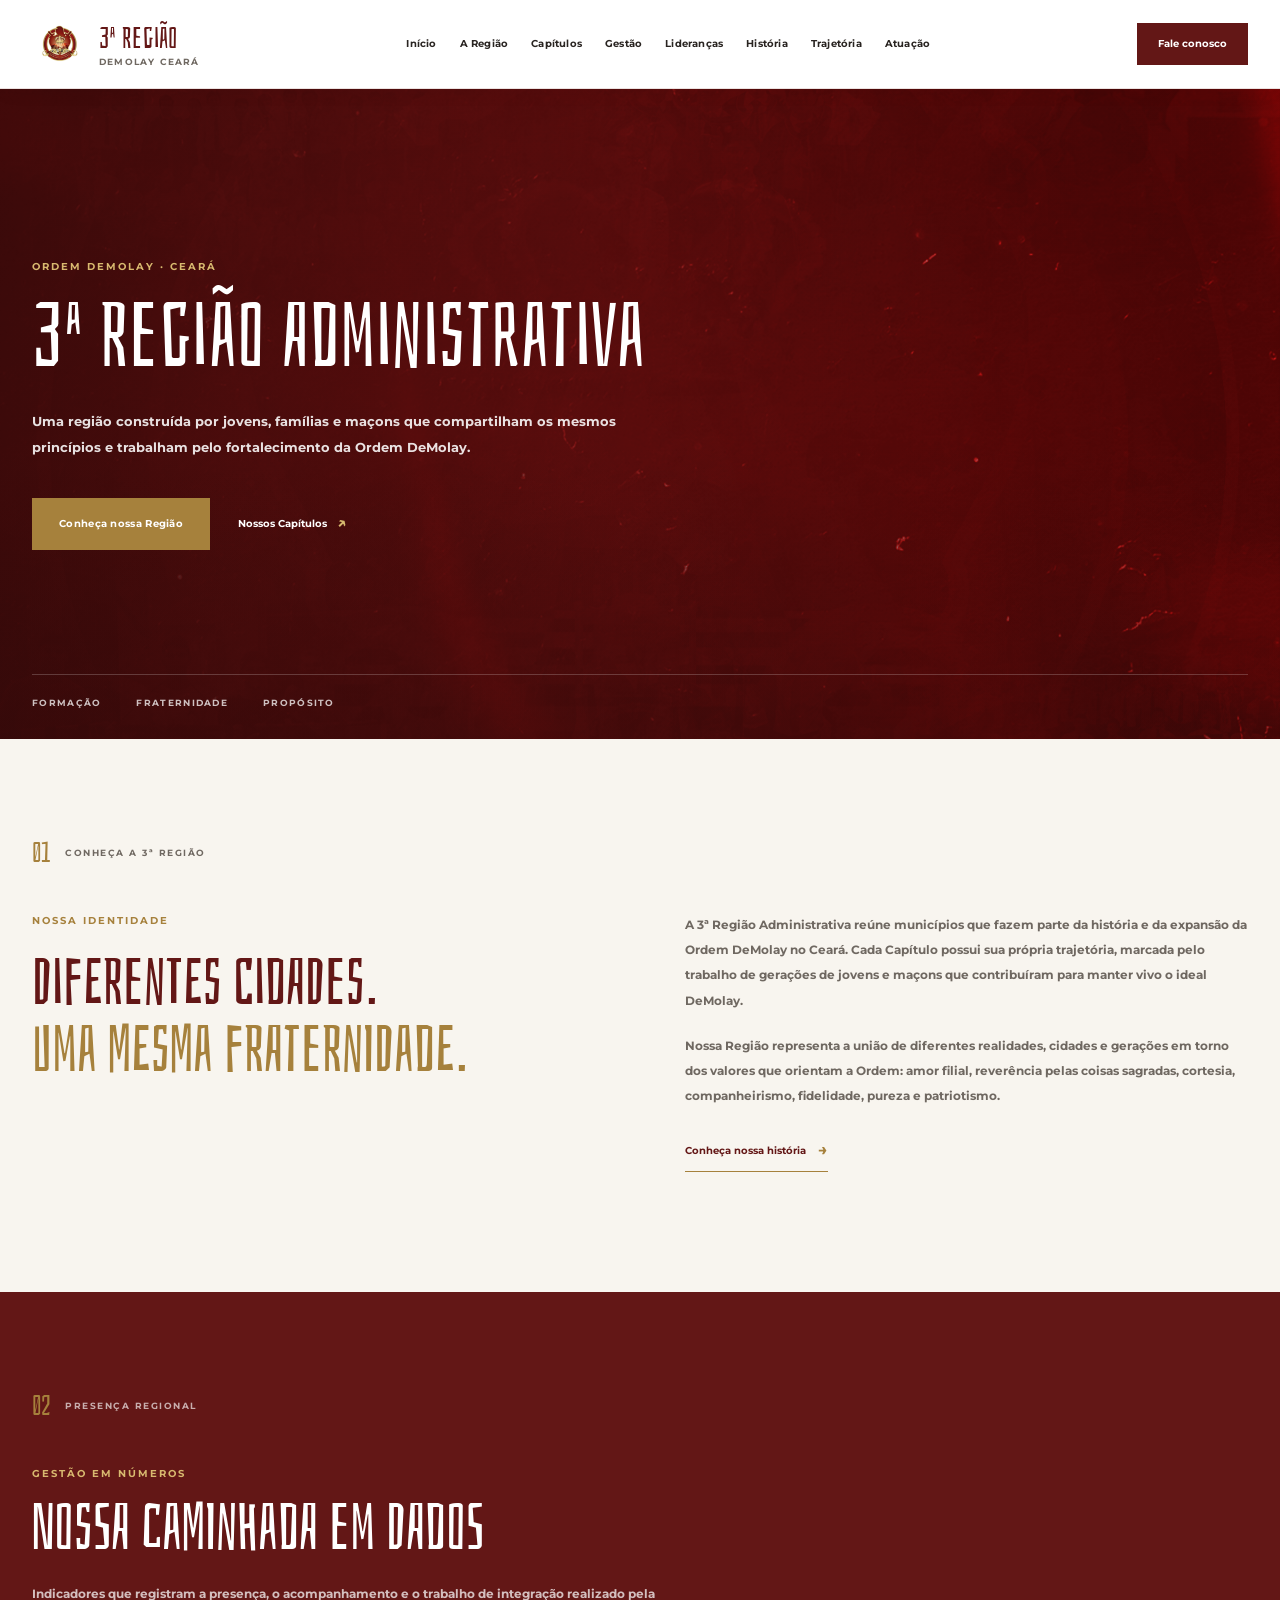
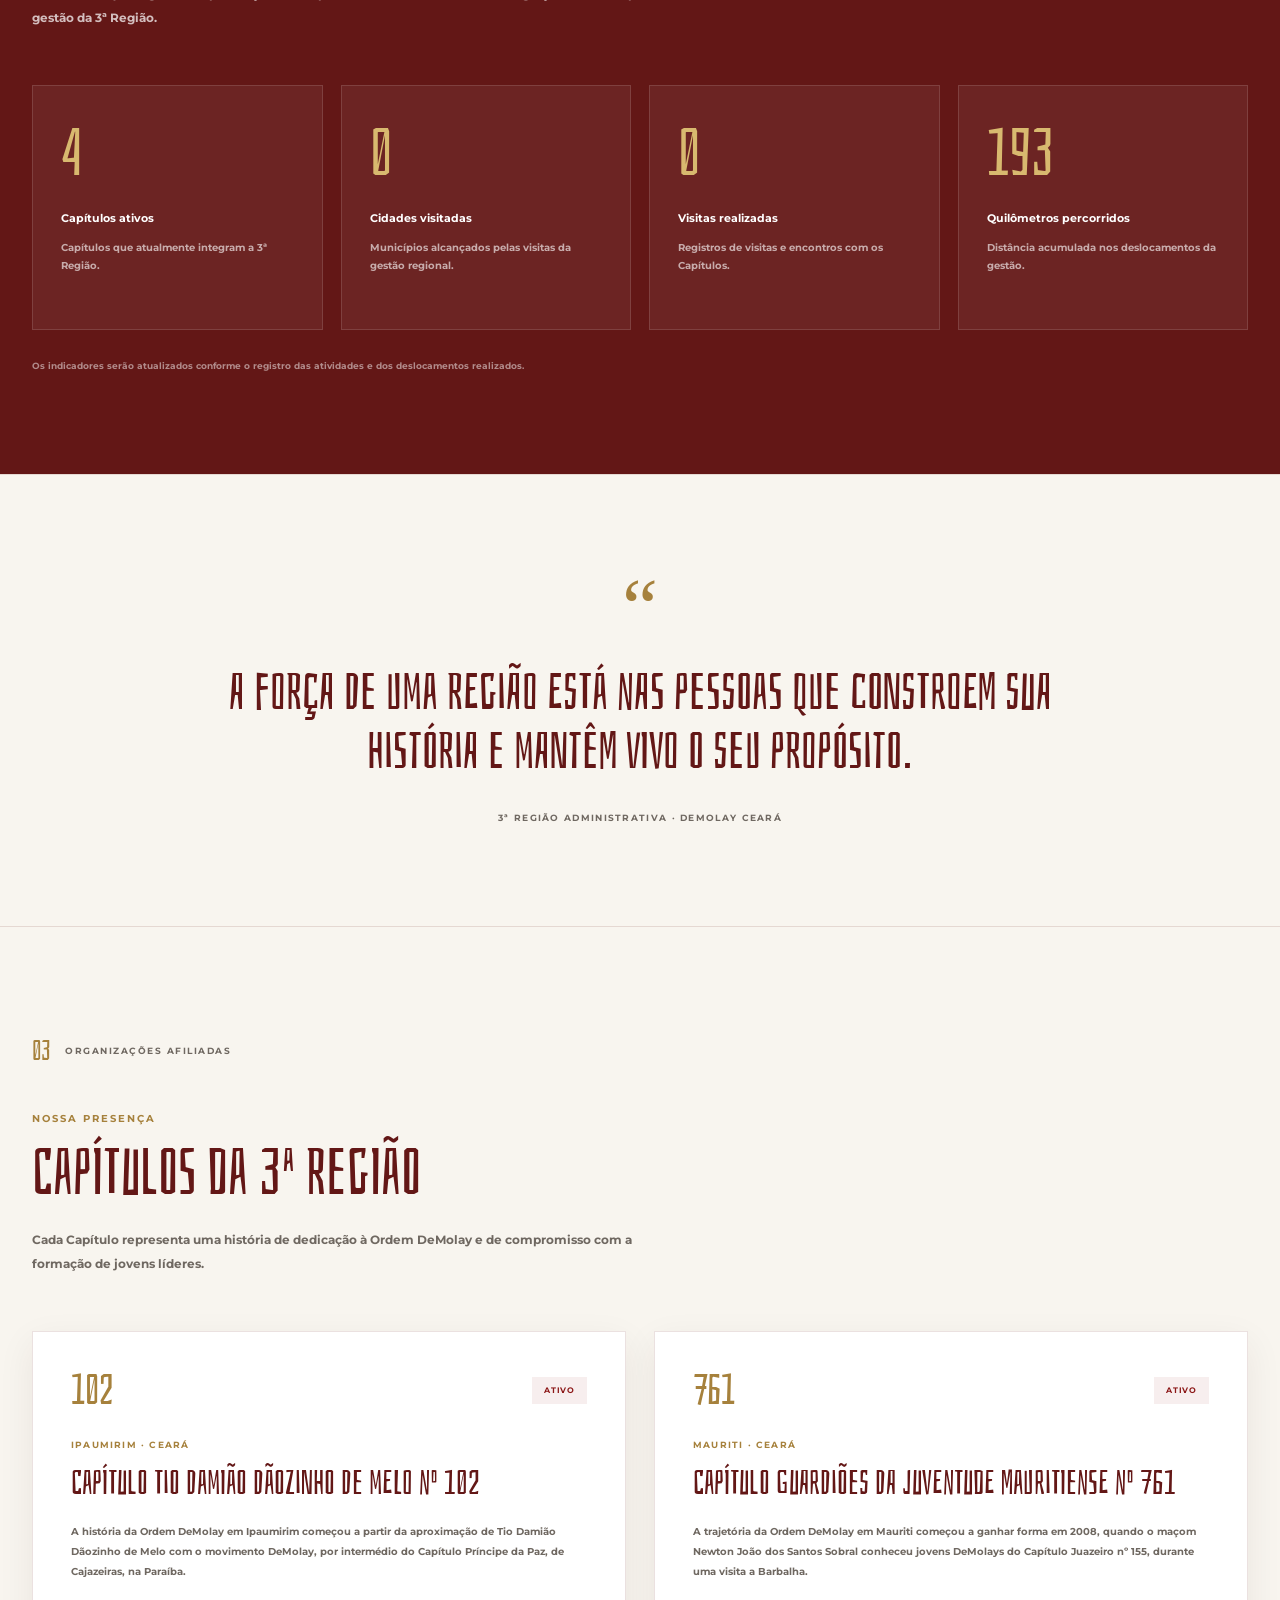
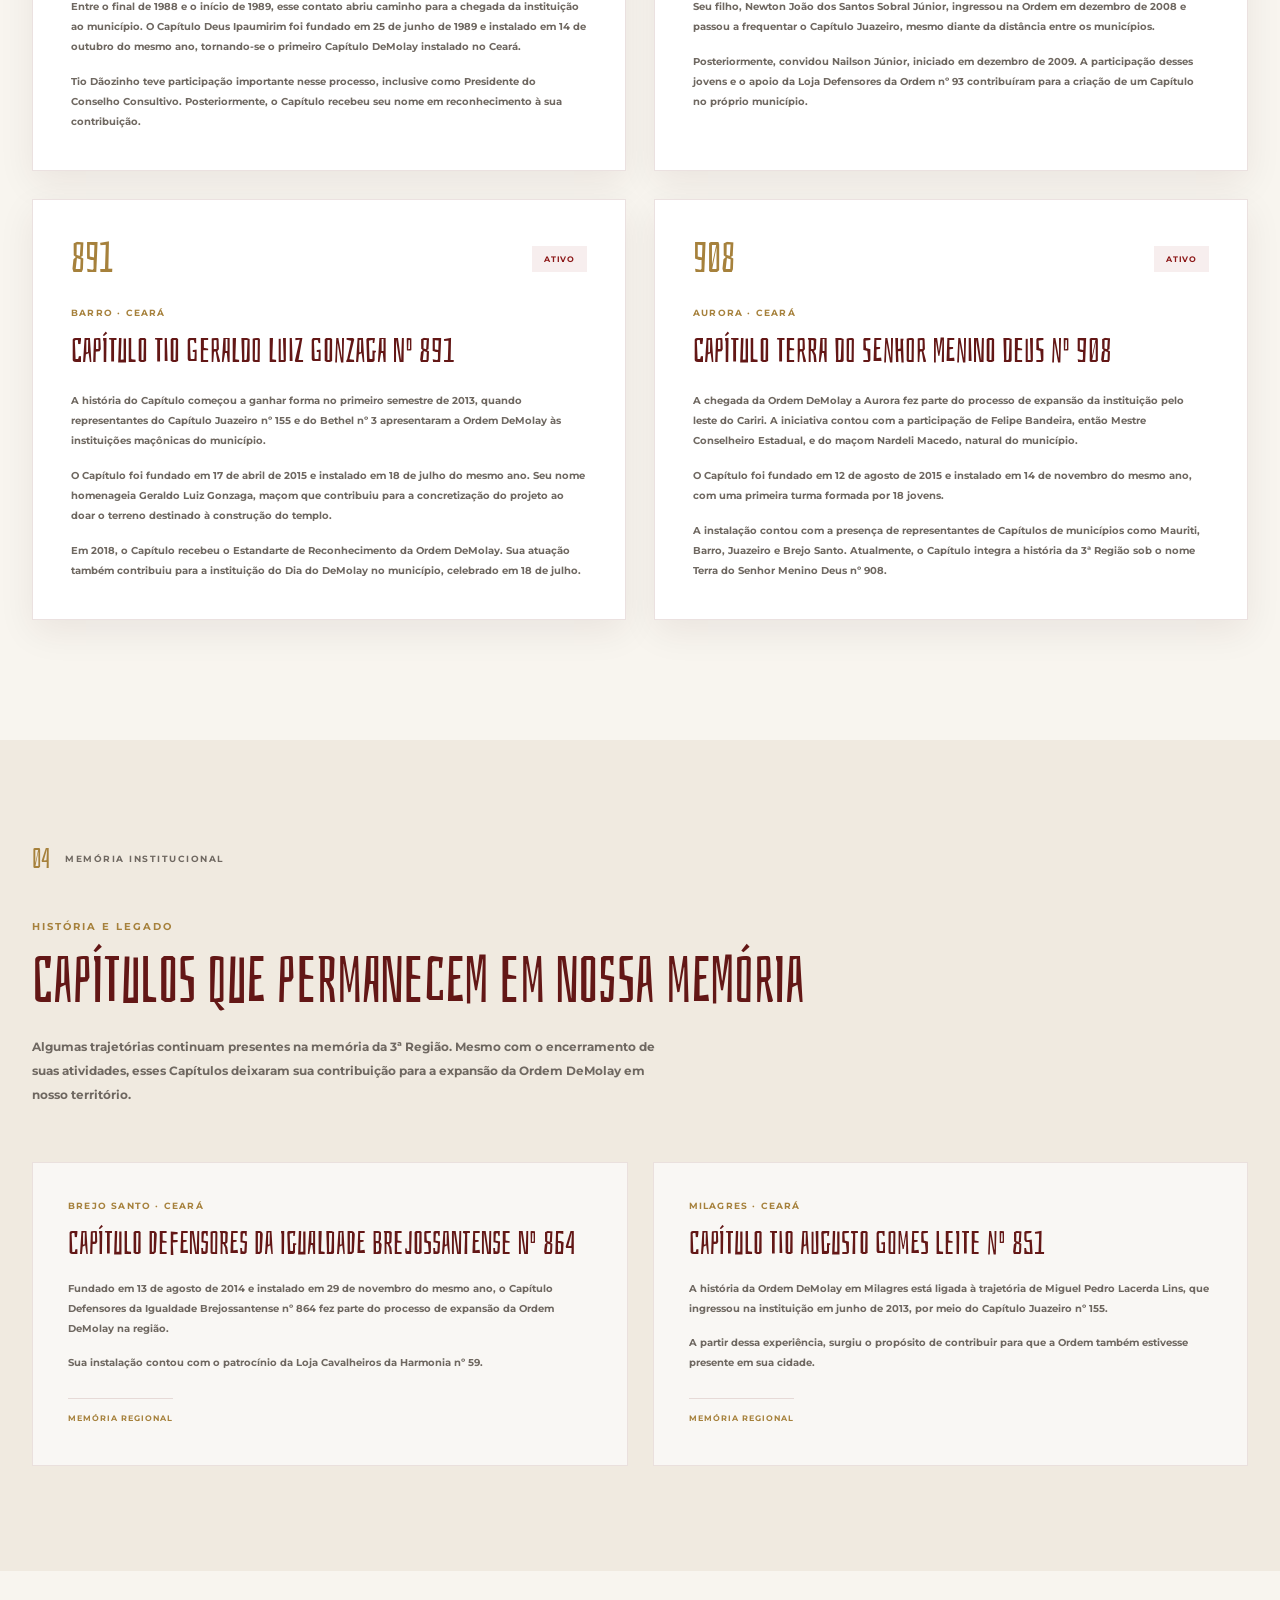
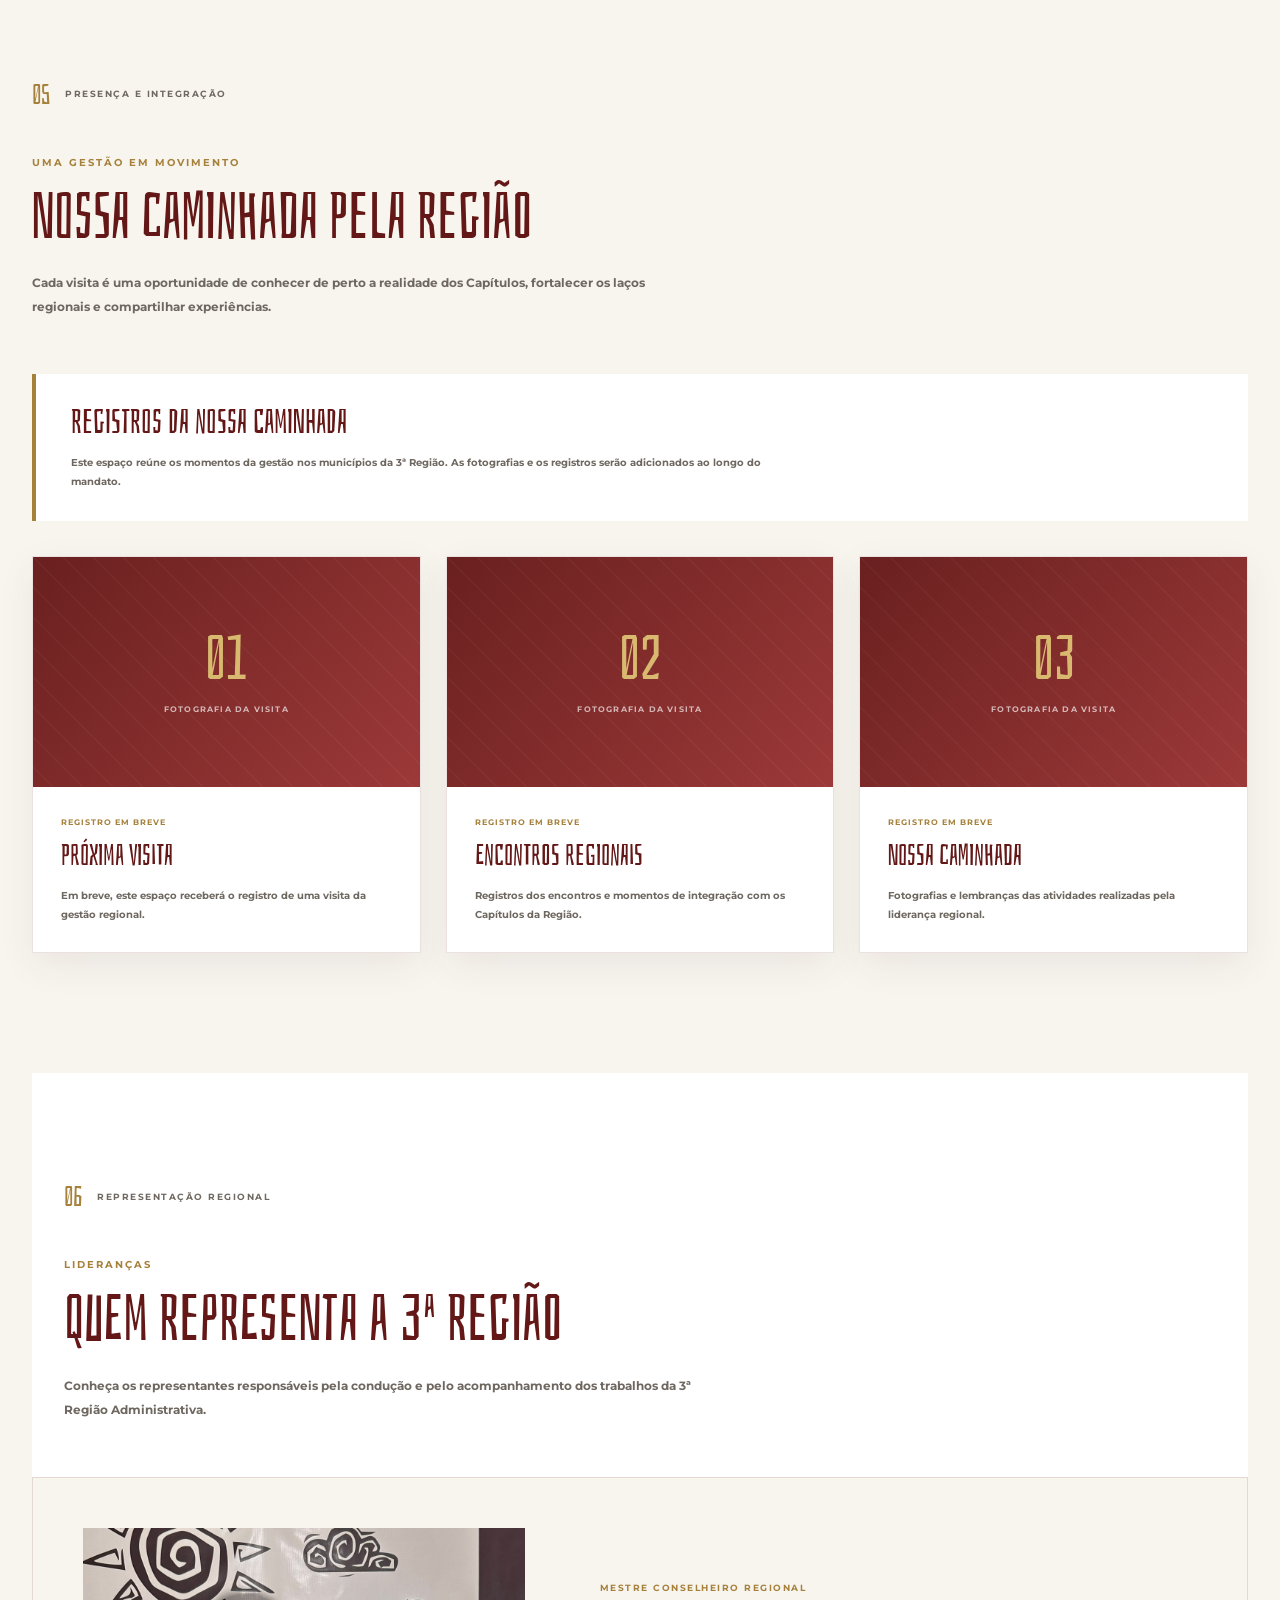
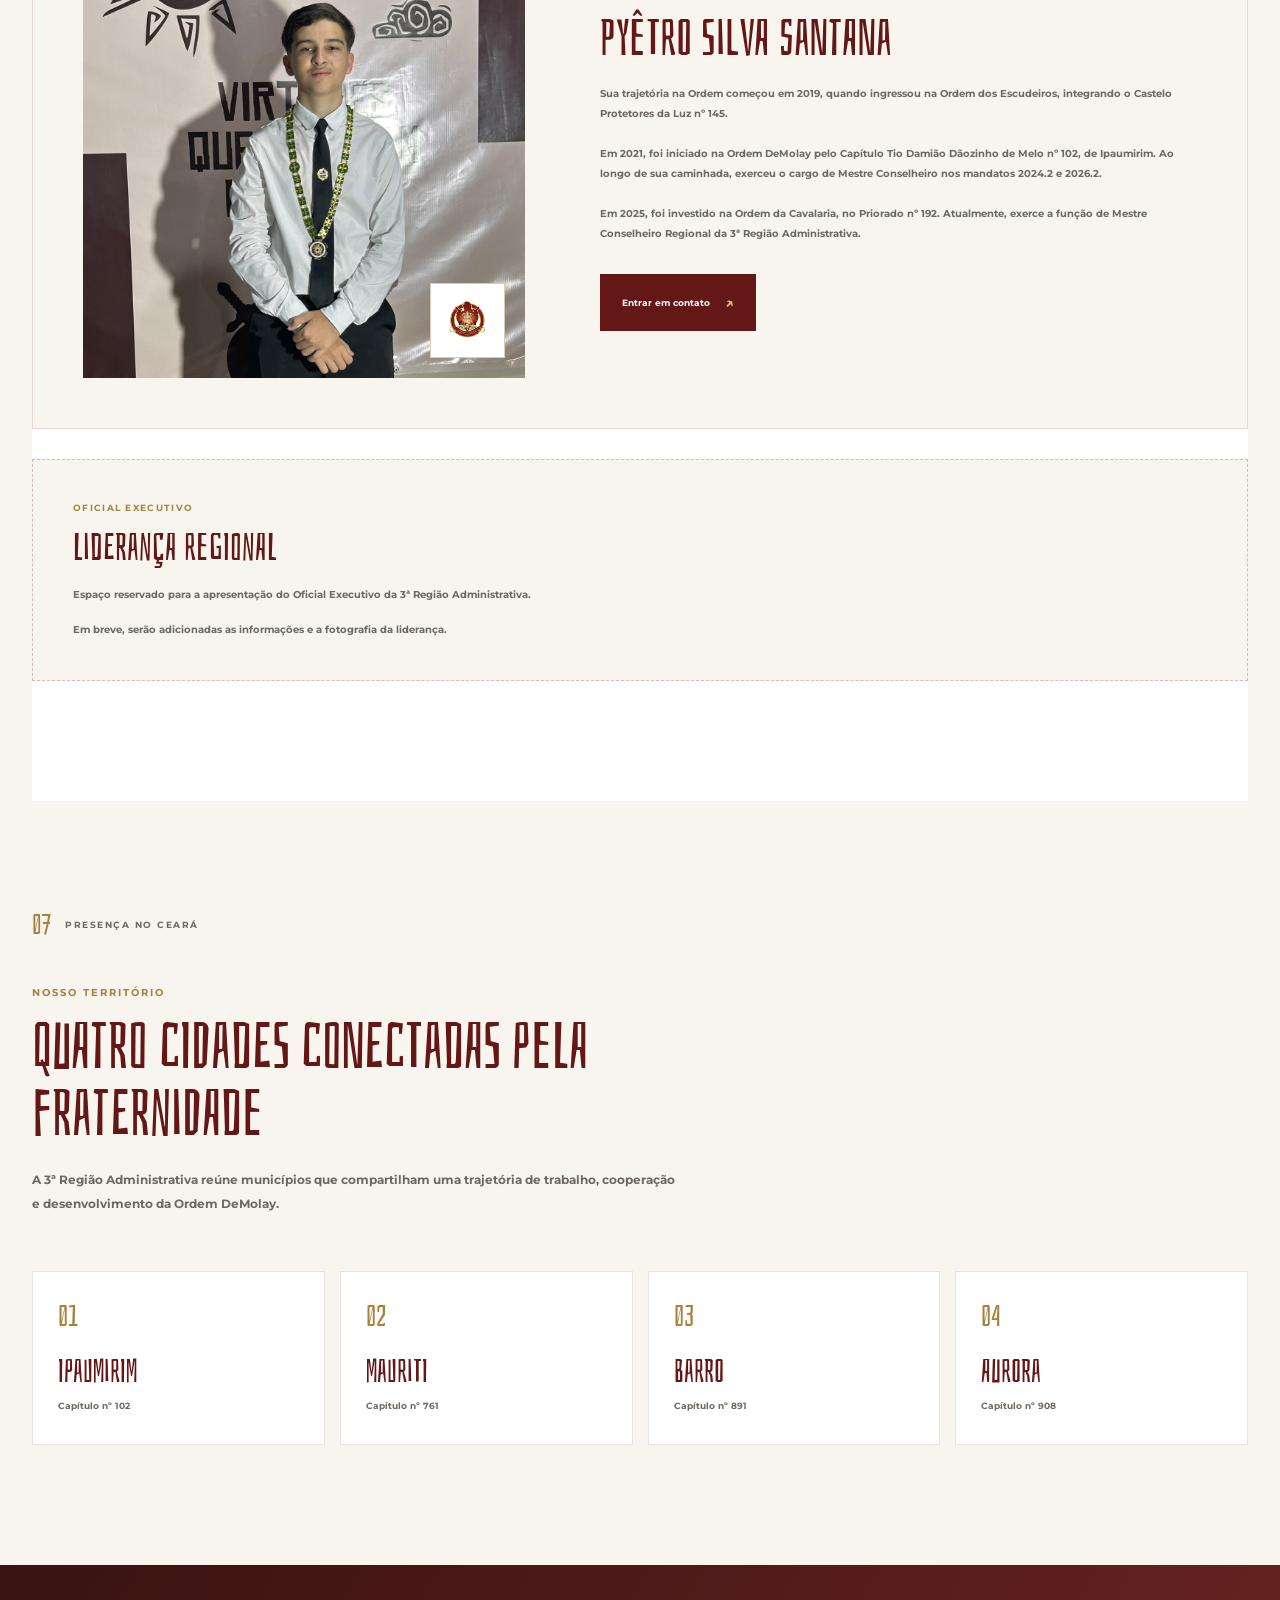
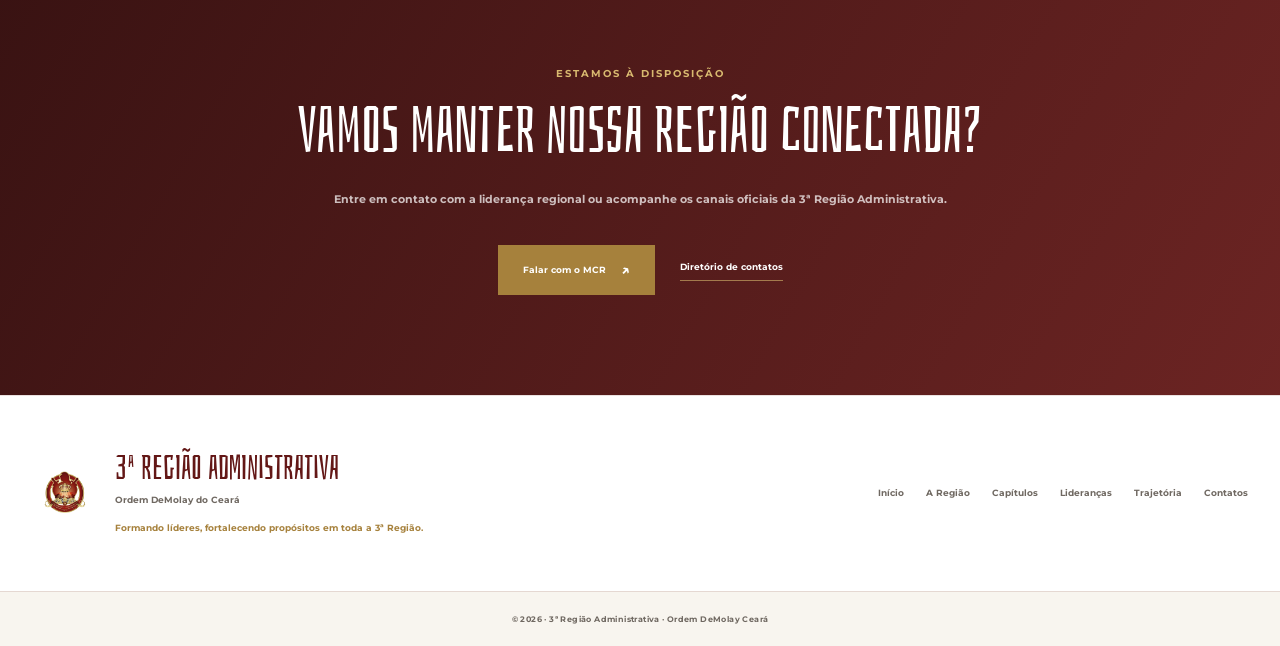
<file: index.html>
<!DOCTYPE html>
<html lang="pt-BR">

<head>
  <meta charset="UTF-8">
  <meta name="viewport" content="width=device-width, initial-scale=1.0">
  <meta name="theme-color" content="#631716">

  <title>3ª Região Administrativa | DeMolay Ceará</title>

  <meta
    name="description"
    content="Portal institucional da 3ª Região Administrativa da Ordem DeMolay do Ceará. Conheça nossos Capítulos, lideranças, história e atividades."
  >

  <link rel="icon" href="assets/brasao-icon.png" type="image/png">
  <link rel="stylesheet" href="css/home.css">
</head>

<body>

  <!-- CABEÇALHO -->
  <header class="header">
    <div class="header-content">

      <a href="index.html" class="brand">
        <img
          src="assets/EMBLEMA 3° OFICIALARIA - GCE-CE.png"
          alt="Emblema da 3ª Região Administrativa"
        >

        <div class="brand-text">
          <span>3ª Região</span>
          <small>DeMolay Ceará</small>
        </div>
      </a>

      <nav class="nav" id="menu-principal">
        <a href="#inicio">Início</a>
        <a href="#regiao">A Região</a>
        <a href="#capitulos">Capítulos</a>
        <a href="#gestao">Gestão</a>
        <a href="#liderancas">Lideranças</a>
        <a href="#historia">História</a>
        <a href="timeline.html">Trajetória</a>
        <a href="#visitas">Atuação</a>
      </nav>

      <a href="#contato" class="header-button">
        Fale conosco
      </a>

      <button
        class="menu-toggle"
        type="button"
        aria-label="Abrir menu"
        aria-expanded="false"
        aria-controls="menu-principal"
      >
        <span></span>
        <span></span>
        <span></span>
      </button>

    </div>
  </header>


  <main>

    <!-- CAPA INSTITUCIONAL -->
    <section class="hero" id="inicio">

      <div class="hero-overlay"></div>

      <div class="hero-content">

        <p class="eyebrow">
          Ordem DeMolay · Ceará
        </p>

        <h1>
          3ª Região Administrativa
        </h1>

        <p class="hero-description">
          Uma região construída por jovens, famílias e maçons
          que compartilham os mesmos princípios e trabalham
          pelo fortalecimento da Ordem DeMolay.
        </p>

        <div class="hero-actions">

          <a href="#regiao" class="hero-button">
            Conheça nossa Região
          </a>

          <a href="#capitulos" class="hero-link">
            Nossos Capítulos
            <span>↗</span>
          </a>

        </div>

      </div>

      <div class="hero-footer">
        <span>Formação</span>
        <span>Fraternidade</span>
        <span>Propósito</span>
      </div>

    </section>


    <!-- APRESENTAÇÃO DA REGIÃO -->
    <section class="section intro-section" id="regiao">

      <div class="section-label">
        <span>01</span>
        <p>Conheça a 3ª Região</p>
      </div>

      <div class="intro-grid">

        <div class="intro-heading">

          <p class="eyebrow">
            Nossa identidade
          </p>

          <h2>
            Diferentes cidades.
            <span>Uma mesma fraternidade.</span>
          </h2>

        </div>

        <div class="intro-text">

          <p>
            A 3ª Região Administrativa reúne municípios que fazem
            parte da história e da expansão da Ordem DeMolay
            no Ceará. Cada Capítulo possui sua própria trajetória,
            marcada pelo trabalho de gerações de jovens e maçons
            que contribuíram para manter vivo o ideal DeMolay.
          </p>

          <p>
            Nossa Região representa a união de diferentes
            realidades, cidades e gerações em torno dos valores
            que orientam a Ordem: amor filial, reverência pelas
            coisas sagradas, cortesia, companheirismo, fidelidade,
            pureza e patriotismo.
          </p>

          <a href="timeline.html" class="text-link">
            Conheça nossa história
            <span>→</span>
          </a>

        </div>

      </div>

    </section>


    <!-- GESTÃO EM NÚMEROS -->
    <section class="section management-section" id="gestao">

      <div class="section-label">
        <span>02</span>
        <p>Presença regional</p>
      </div>

      <div class="section-heading">

        <p class="eyebrow">
          Gestão em números
        </p>

        <h2>
          Nossa caminhada em dados
        </h2>

        <p>
          Indicadores que registram a presença, o acompanhamento
          e o trabalho de integração realizado pela gestão
          da 3ª Região.
        </p>

      </div>

      <div class="stats-grid">

        <article class="stat-card">

          <span class="stat-number" data-target="4">0</span>

          <h3>Capítulos ativos</h3>

          <p>
            Capítulos que atualmente integram a 3ª Região.
          </p>

        </article>


        <article class="stat-card">

          <span class="stat-number" data-target="0">0</span>

          <h3>Cidades visitadas</h3>

          <p>
            Municípios alcançados pelas visitas da gestão regional.
          </p>

        </article>


        <article class="stat-card">

          <span class="stat-number" data-target="0">0</span>

          <h3>Visitas realizadas</h3>

          <p>
            Registros de visitas e encontros com os Capítulos.
          </p>

        </article>


        <article class="stat-card stat-card--distance">

          <span class="stat-number" data-target="193">0</span>

          <h3>Quilômetros percorridos</h3>

          <p>
            Distância acumulada nos deslocamentos da gestão.
          </p>

        </article>

      </div>

      <p class="stats-note">
        Os indicadores serão atualizados conforme o registro
        das atividades e dos deslocamentos realizados.
      </p>

    </section>


    <!-- FRASE INSTITUCIONAL -->
    <section class="quote-section">

      <div class="quote-content">

        <span class="quote-mark">“</span>

        <p>
          A força de uma Região está nas pessoas que constroem
          sua história e mantêm vivo o seu propósito.
        </p>

        <span class="quote-signature">
          3ª Região Administrativa · DeMolay Ceará
        </span>

      </div>

    </section>


    <!-- CAPÍTULOS ATIVOS -->
    <section class="section chapters-section" id="capitulos">

      <div class="section-label">
        <span>03</span>
        <p>Organizações afiliadas</p>
      </div>

      <div class="section-heading">

        <p class="eyebrow">
          Nossa presença
        </p>

        <h2>
          Capítulos da 3ª Região
        </h2>

        <p>
          Cada Capítulo representa uma história de dedicação
          à Ordem DeMolay e de compromisso com a formação
          de jovens líderes.
        </p>

      </div>

      <div class="chapters-grid">

        <!-- IPAUMIRIM -->
        <article class="chapter-card">

          <div class="chapter-card-top">
            <span class="chapter-number">102</span>
            <span class="chapter-status">Ativo</span>
          </div>

          <p class="chapter-location">
            Ipaumirim · Ceará
          </p>

          <h3>
            Capítulo Tio Damião Dãozinho de Melo nº 102
          </h3>

          <p>
            A história da Ordem DeMolay em Ipaumirim começou
            a partir da aproximação de Tio Damião Dãozinho
            de Melo com o movimento DeMolay, por intermédio
            do Capítulo Príncipe da Paz, de Cajazeiras,
            na Paraíba.
          </p>

          <p>
            Entre o final de 1988 e o início de 1989, esse
            contato abriu caminho para a chegada da instituição
            ao município. O Capítulo Deus Ipaumirim foi fundado
            em 25 de junho de 1989 e instalado em 14 de outubro
            do mesmo ano, tornando-se o primeiro Capítulo
            DeMolay instalado no Ceará.
          </p>

          <p>
            Tio Dãozinho teve participação importante nesse
            processo, inclusive como Presidente do Conselho
            Consultivo. Posteriormente, o Capítulo recebeu
            seu nome em reconhecimento à sua contribuição.
          </p>

        </article>


        <!-- MAURITI -->
        <article class="chapter-card">

          <div class="chapter-card-top">
            <span class="chapter-number">761</span>
            <span class="chapter-status">Ativo</span>
          </div>

          <p class="chapter-location">
            Mauriti · Ceará
          </p>

          <h3>
            Capítulo Guardiões da Juventude Mauritiense nº 761
          </h3>

          <p>
            A trajetória da Ordem DeMolay em Mauriti começou
            a ganhar forma em 2008, quando o maçom Newton João
            dos Santos Sobral conheceu jovens DeMolays do
            Capítulo Juazeiro nº 155, durante uma visita
            a Barbalha.
          </p>

          <p>
            Seu filho, Newton João dos Santos Sobral Júnior,
            ingressou na Ordem em dezembro de 2008 e passou
            a frequentar o Capítulo Juazeiro, mesmo diante
            da distância entre os municípios.
          </p>

          <p>
            Posteriormente, convidou Nailson Júnior,
            iniciado em dezembro de 2009. A participação
            desses jovens e o apoio da Loja Defensores
            da Ordem nº 93 contribuíram para a criação
            de um Capítulo no próprio município.
          </p>

        </article>


        <!-- BARRO -->
        <article class="chapter-card">

          <div class="chapter-card-top">
            <span class="chapter-number">891</span>
            <span class="chapter-status">Ativo</span>
          </div>

          <p class="chapter-location">
            Barro · Ceará
          </p>

          <h3>
            Capítulo Tio Geraldo Luiz Gonzaga nº 891
          </h3>

          <p>
            A história do Capítulo começou a ganhar forma
            no primeiro semestre de 2013, quando representantes
            do Capítulo Juazeiro nº 155 e do Bethel nº 3
            apresentaram a Ordem DeMolay às instituições
            maçônicas do município.
          </p>

          <p>
            O Capítulo foi fundado em 17 de abril de 2015
            e instalado em 18 de julho do mesmo ano.
            Seu nome homenageia Geraldo Luiz Gonzaga,
            maçom que contribuiu para a concretização
            do projeto ao doar o terreno destinado
            à construção do templo.
          </p>

          <p>
            Em 2018, o Capítulo recebeu o Estandarte
            de Reconhecimento da Ordem DeMolay. Sua atuação
            também contribuiu para a instituição do Dia
            do DeMolay no município, celebrado em 18 de julho.
          </p>

        </article>


        <!-- AURORA -->
        <article class="chapter-card">

          <div class="chapter-card-top">
            <span class="chapter-number">908</span>
            <span class="chapter-status">Ativo</span>
          </div>

          <p class="chapter-location">
            Aurora · Ceará
          </p>

          <h3>
            Capítulo Terra do Senhor Menino Deus nº 908
          </h3>

          <p>
            A chegada da Ordem DeMolay a Aurora fez parte
            do processo de expansão da instituição pelo
            leste do Cariri. A iniciativa contou com a
            participação de Felipe Bandeira, então Mestre
            Conselheiro Estadual, e do maçom Nardeli Macedo,
            natural do município.
          </p>

          <p>
            O Capítulo foi fundado em 12 de agosto de 2015
            e instalado em 14 de novembro do mesmo ano,
            com uma primeira turma formada por 18 jovens.
          </p>

          <p>
            A instalação contou com a presença de representantes
            de Capítulos de municípios como Mauriti, Barro,
            Juazeiro e Brejo Santo. Atualmente, o Capítulo
            integra a história da 3ª Região sob o nome
            Terra do Senhor Menino Deus nº 908.
          </p>

        </article>

      </div>

    </section>


    <!-- CAPÍTULOS HISTÓRICOS -->
    <section class="section memory-section" id="historia">

      <div class="section-label">
        <span>04</span>
        <p>Memória institucional</p>
      </div>

      <div class="section-heading">

        <p class="eyebrow">
          História e legado
        </p>

        <h2>
          Capítulos que permanecem em nossa memória
        </h2>

        <p>
          Algumas trajetórias continuam presentes na memória
          da 3ª Região. Mesmo com o encerramento de suas
          atividades, esses Capítulos deixaram sua contribuição
          para a expansão da Ordem DeMolay em nosso território.
        </p>

      </div>

      <div class="memory-grid">

        <article class="memory-card">

          <p class="chapter-location">
            Brejo Santo · Ceará
          </p>

          <h3>
            Capítulo Defensores da Igualdade Brejossantense nº 864
          </h3>

          <p>
            Fundado em 13 de agosto de 2014 e instalado
            em 29 de novembro do mesmo ano, o Capítulo
            Defensores da Igualdade Brejossantense nº 864
            fez parte do processo de expansão da Ordem
            DeMolay na região.
          </p>

          <p>
            Sua instalação contou com o patrocínio da
            Loja Cavalheiros da Harmonia nº 59.
          </p>

          <span class="memory-status">
            Memória regional
          </span>

        </article>


        <article class="memory-card">

          <p class="chapter-location">
            Milagres · Ceará
          </p>

          <h3>
            Capítulo Tio Augusto Gomes Leite nº 851
          </h3>

          <p>
            A história da Ordem DeMolay em Milagres está
            ligada à trajetória de Miguel Pedro Lacerda Lins,
            que ingressou na instituição em junho de 2013,
            por meio do Capítulo Juazeiro nº 155.
          </p>

          <p>
            A partir dessa experiência, surgiu o propósito
            de contribuir para que a Ordem também estivesse
            presente em sua cidade.
          </p>

          <span class="memory-status">
            Memória regional
          </span>

        </article>

      </div>

    </section>


    <!-- ATUAÇÃO REGIONAL -->
    <section class="section visits-section" id="visitas">

      <div class="section-label">
        <span>05</span>
        <p>Presença e integração</p>
      </div>

      <div class="section-heading">

        <p class="eyebrow">
          Uma gestão em movimento
        </p>

        <h2>
          Nossa caminhada pela Região
        </h2>

        <p>
          Cada visita é uma oportunidade de conhecer
          de perto a realidade dos Capítulos, fortalecer
          os laços regionais e compartilhar experiências.
        </p>

      </div>

      <div class="visits-intro">

        <div class="visits-intro-text">

          <h3>
            Registros da nossa caminhada
          </h3>

          <p>
            Este espaço reúne os momentos da gestão
            nos municípios da 3ª Região. As fotografias
            e os registros serão adicionados ao longo
            do mandato.
          </p>

        </div>

      </div>

      <div class="visits-grid">

        <article class="visit-card visit-card--empty">

          <div class="visit-image-placeholder">
            <span>01</span>
            <p>Fotografia da visita</p>
          </div>

          <div class="visit-info">

            <p class="visit-date">
              Registro em breve
            </p>

            <h3>
              Próxima visita
            </h3>

            <p>
              Em breve, este espaço receberá o registro
              de uma visita da gestão regional.
            </p>

          </div>

        </article>


        <article class="visit-card visit-card--empty">

          <div class="visit-image-placeholder">
            <span>02</span>
            <p>Fotografia da visita</p>
          </div>

          <div class="visit-info">

            <p class="visit-date">
              Registro em breve
            </p>

            <h3>
              Encontros regionais
            </h3>

            <p>
              Registros dos encontros e momentos
              de integração com os Capítulos da Região.
            </p>

          </div>

        </article>


        <article class="visit-card visit-card--empty">

          <div class="visit-image-placeholder">
            <span>03</span>
            <p>Fotografia da visita</p>
          </div>

          <div class="visit-info">

            <p class="visit-date">
              Registro em breve
            </p>

            <h3>
              Nossa caminhada
            </h3>

            <p>
              Fotografias e lembranças das atividades
              realizadas pela liderança regional.
            </p>

          </div>

        </article>

      </div>

    </section>


    <!-- LIDERANÇAS -->
    <section class="section leaders-section" id="liderancas">

      <div class="section-label">
        <span>06</span>
        <p>Representação regional</p>
      </div>

      <div class="section-heading">

        <p class="eyebrow">
          Lideranças
        </p>

        <h2>
          Quem representa a 3ª Região
        </h2>

        <p>
          Conheça os representantes responsáveis pela
          condução e pelo acompanhamento dos trabalhos
          da 3ª Região Administrativa.
        </p>

      </div>


      <!-- MESTRE CONSELHEIRO REGIONAL -->
      <article class="mcr-feature">

        <div class="mcr-feature-photo">

          <img
  src="assets/fotos-ceodfotos-ceod/fotos-ceod/fotos-ceod/CEOD%202026%20-%202.jpg"
  alt="Mestre Conselheiro Regional da 3ª Região Administrativa"
>
          <img
            class="mcr-feature-emblem"
            src="assets/EMBLEMA%203%C2%B0%20OFICIALARIA%20-%20GCE-CE.png"
            alt="Emblema da 3ª Região Administrativa"
          >

        </div>


        <div class="mcr-feature-content">

          <span class="mcr-feature-label">
            Mestre Conselheiro Regional
          </span>

          <h3 class="mcr-feature-title">
            Pyêtro Silva Santana
          </h3>

          <p class="mcr-feature-description">
            Sua trajetória na Ordem começou em 2019,
            quando ingressou na Ordem dos Escudeiros,
            integrando o Castelo Protetores da Luz nº 145.
          </p>

          <p class="mcr-feature-description">
            Em 2021, foi iniciado na Ordem DeMolay pelo
            Capítulo Tio Damião Dãozinho de Melo nº 102,
            de Ipaumirim. Ao longo de sua caminhada,
            exerceu o cargo de Mestre Conselheiro
            nos mandatos 2024.2 e 2026.2.
          </p>

          <p class="mcr-feature-description">
            Em 2025, foi investido na Ordem da Cavalaria,
            no Priorado nº 192. Atualmente, exerce a função
            de Mestre Conselheiro Regional da 3ª Região
            Administrativa.
          </p>

          <a
            class="mcr-feature-button"
            href="https://wa.me/5588997177363"
            target="_blank"
            rel="noopener noreferrer"
          >
            Entrar em contato
            <span>↗</span>
          </a>

        </div>

      </article>


      <!-- OFICIAL EXECUTIVO -->
      <article class="leader-placeholder">

        <div class="leader-info">

          <p class="leader-role">
            Oficial Executivo
          </p>

          <h3>
            Liderança regional
          </h3>

          <p>
            Espaço reservado para a apresentação do Oficial
            Executivo da 3ª Região Administrativa.
          </p>

          <p>
            Em breve, serão adicionadas as informações
            e a fotografia da liderança.
          </p>

        </div>

      </article>

    </section>


    <!-- TERRITÓRIO -->
    <section class="section territory-section" id="territorio">

      <div class="section-label">
        <span>07</span>
        <p>Presença no Ceará</p>
      </div>

      <div class="section-heading">

        <p class="eyebrow">
          Nosso território
        </p>

        <h2>
          Quatro cidades conectadas pela fraternidade
        </h2>

        <p>
          A 3ª Região Administrativa reúne municípios
          que compartilham uma trajetória de trabalho,
          cooperação e desenvolvimento da Ordem DeMolay.
        </p>

      </div>

      <div class="territory-content">

        <article class="territory-item">
          <span>01</span>
          <h3>Ipaumirim</h3>
          <p>Capítulo nº 102</p>
        </article>

        <article class="territory-item">
          <span>02</span>
          <h3>Mauriti</h3>
          <p>Capítulo nº 761</p>
        </article>

        <article class="territory-item">
          <span>03</span>
          <h3>Barro</h3>
          <p>Capítulo nº 891</p>
        </article>

        <article class="territory-item">
          <span>04</span>
          <h3>Aurora</h3>
          <p>Capítulo nº 908</p>
        </article>

      </div>

    </section>


    <!-- CONTATO -->
    <section class="contact-section" id="contato">

      <div class="contact-content">

        <p class="eyebrow">
          Estamos à disposição
        </p>

        <h2>
          Vamos manter nossa Região conectada?
        </h2>

        <p>
          Entre em contato com a liderança regional
          ou acompanhe os canais oficiais da 3ª Região
          Administrativa.
        </p>

        <div class="contact-actions">

          <a
            href="https://wa.me/5588997177363"
            target="_blank"
            rel="noopener noreferrer"
            class="contact-button"
          >
            Falar com o MCR
            <span>↗</span>
          </a>

          <a href="contatos.html" class="contact-secondary">
            Diretório de contatos
          </a>

        </div>

      </div>

    </section>

  </main>


  <!-- RODAPÉ -->
  <footer class="footer">

    <div class="footer-content">

      <div class="footer-brand">

        <img
          src="assets/EMBLEMA 3° OFICIALARIA - GCE-CE.png"
          alt="Emblema da 3ª Região Administrativa"
        >

        <div class="footer-text">

          <h3>
            3ª Região Administrativa
          </h3>

          <p>
            Ordem DeMolay do Ceará
          </p>

          <p class="footer-phrase">
            Formando líderes, fortalecendo propósitos
            em toda a 3ª Região.
          </p>

        </div>

      </div>

      <div class="footer-links">

        <a href="#inicio">Início</a>
        <a href="#regiao">A Região</a>
        <a href="#capitulos">Capítulos</a>
        <a href="#liderancas">Lideranças</a>
        <a href="timeline.html">Trajetória</a>
        <a href="contatos.html">Contatos</a>

      </div>

    </div>

    <div class="footer-bottom">

      <p>
        © 2026 · 3ª Região Administrativa · Ordem DeMolay Ceará
      </p>

    </div>

  </footer>


  <!-- CONTADORES E MENU RESPONSIVO -->
  <script>
    document.addEventListener("DOMContentLoaded", () => {

      /* CONTADORES */

      const counters = document.querySelectorAll(".stat-number");
      const duration = 1600;

      function animateCounter(counter) {

        const target = Number(counter.dataset.target);

        if (!Number.isFinite(target) || target < 0) {
          return;
        }

        const startTime = performance.now();

        function updateCounter(currentTime) {

          const elapsed = currentTime - startTime;
          const progress = Math.min(elapsed / duration, 1);

          const easedProgress = 1 - Math.pow(1 - progress, 4);

          const currentValue = Math.floor(
            target * easedProgress
          );

          counter.textContent =
            currentValue.toLocaleString("pt-BR");

          if (progress < 1) {
            requestAnimationFrame(updateCounter);
          } else {
            counter.textContent =
              target.toLocaleString("pt-BR");
          }

        }

        requestAnimationFrame(updateCounter);
      }


      const observer = new IntersectionObserver(
        (entries, observer) => {

          entries.forEach(entry => {

            if (entry.isIntersecting) {
              animateCounter(entry.target);
              observer.unobserve(entry.target);
            }

          });

        },
        {
          threshold: 0.5
        }
      );


      counters.forEach(counter => {
        observer.observe(counter);
      });


      /* MENU PARA CELULAR */

      const menuToggle = document.querySelector(".menu-toggle");
      const menu = document.querySelector(".nav");

      if (menuToggle && menu) {

        menuToggle.addEventListener("click", () => {

          const isOpen =
            menuToggle.getAttribute("aria-expanded") === "true";

          menuToggle.setAttribute(
            "aria-expanded",
            String(!isOpen)
          );

          menu.classList.toggle("nav--open", !isOpen);

        });


        menu.querySelectorAll("a").forEach(link => {

          link.addEventListener("click", () => {

            menu.classList.remove("nav--open");

            menuToggle.setAttribute(
              "aria-expanded",
              "false"
            );

          });

        });

      }

    });
  </script>

</body>
</html>
</file>
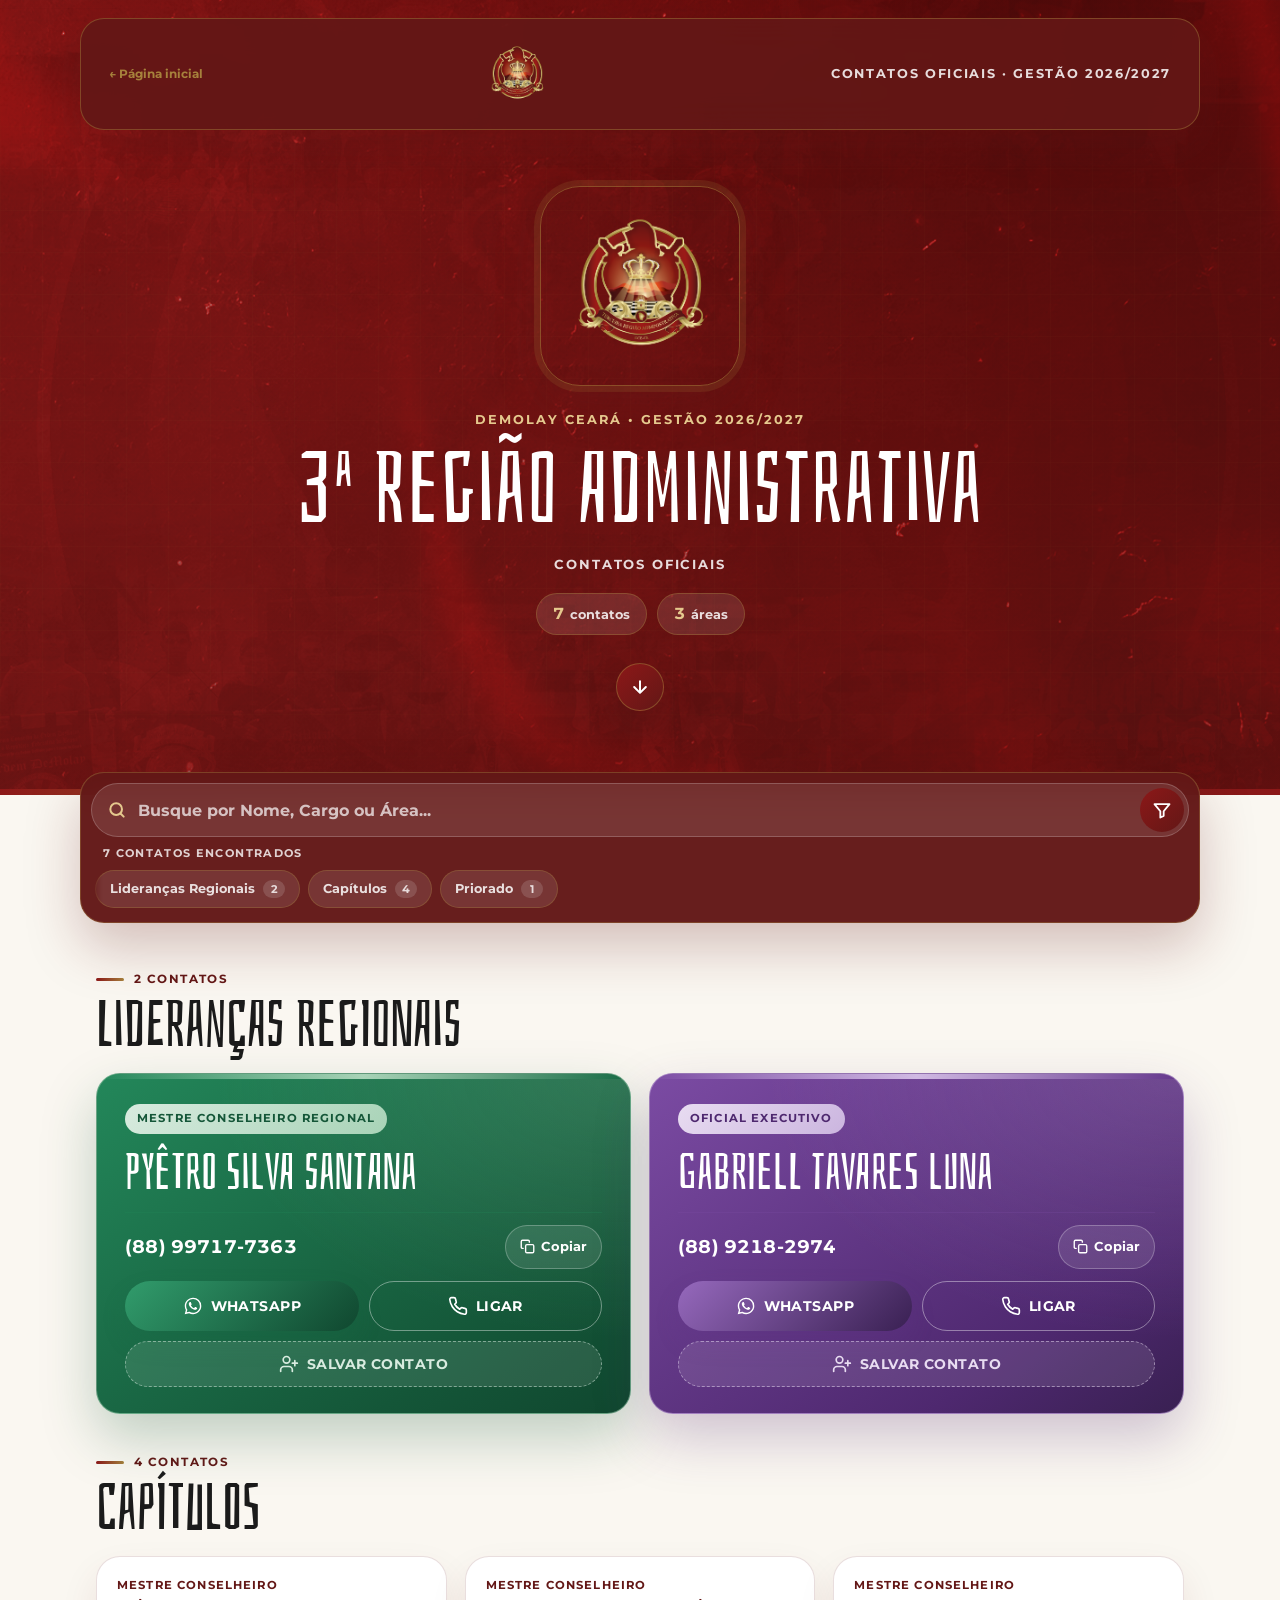
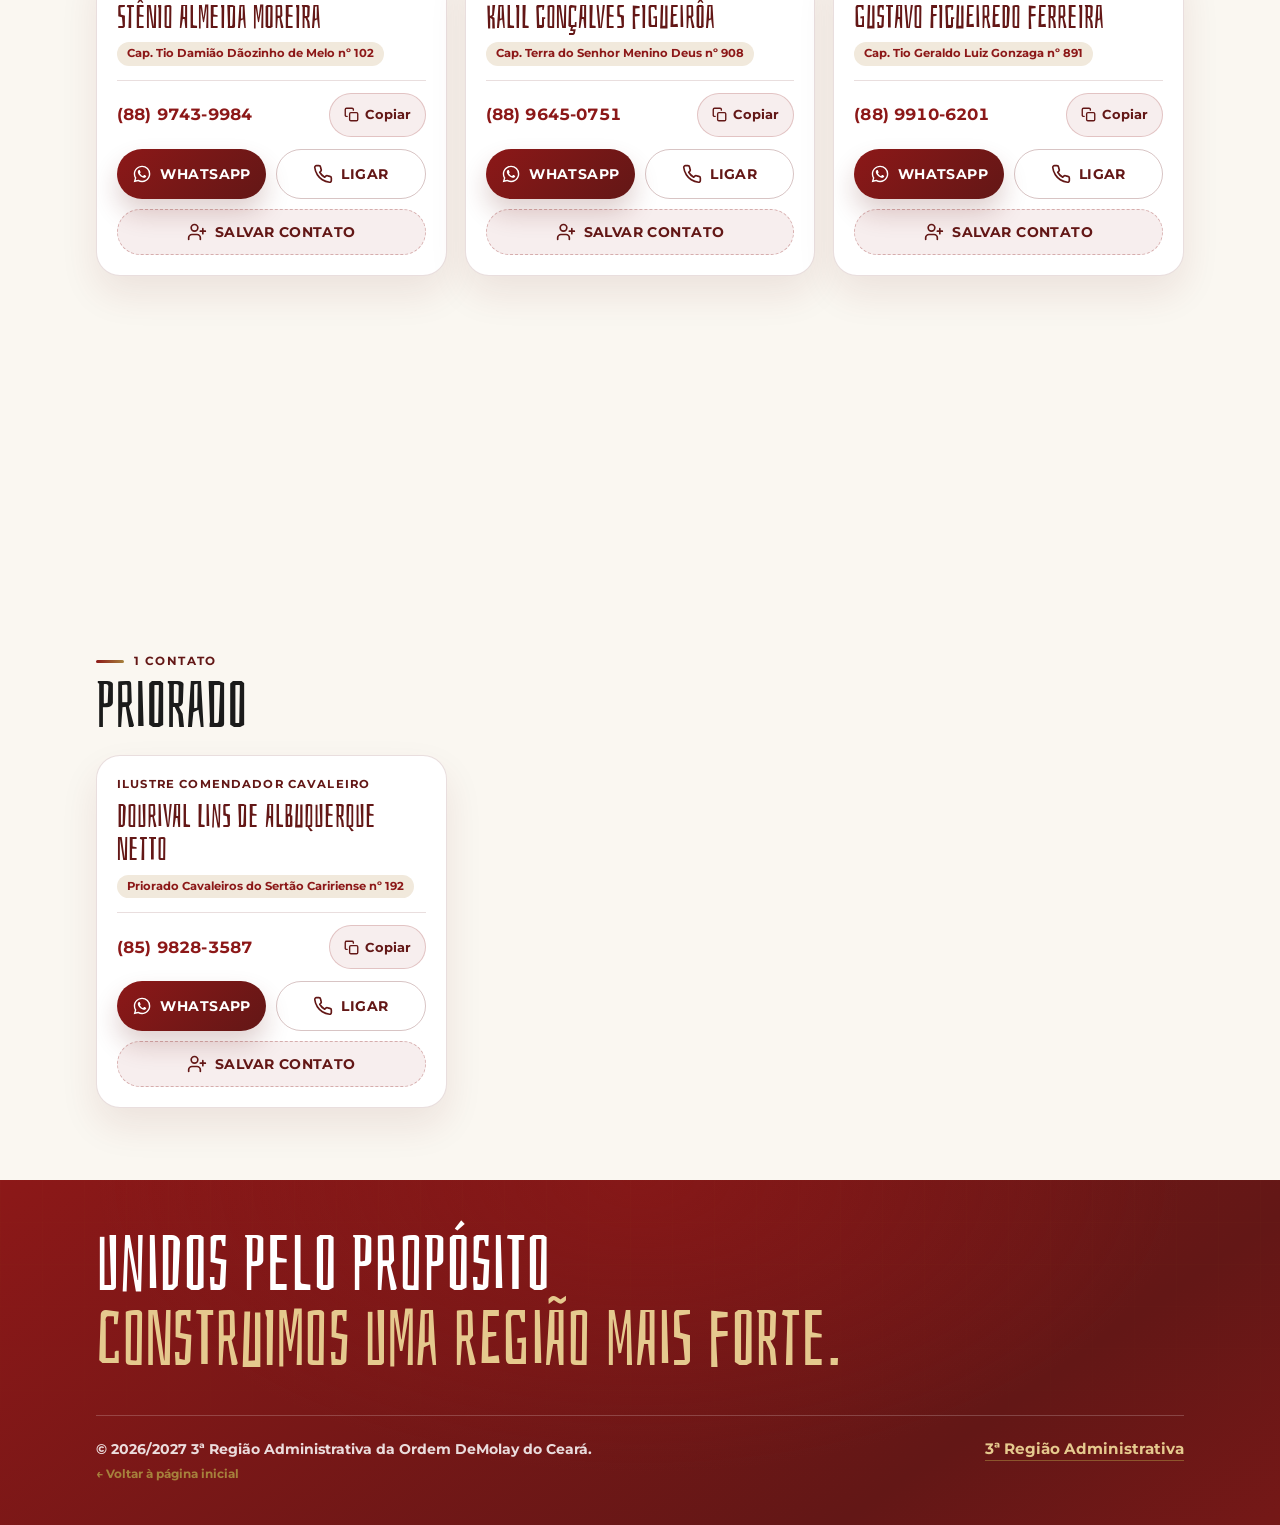
<file: contatos.html>
<!DOCTYPE html>
<html lang="pt-BR">
<head>
  <meta charset="UTF-8">
  <meta name="viewport" content="width=device-width, initial-scale=1.0, viewport-fit=cover">
  <meta name="robots" content="noindex, nofollow">
  <meta name="theme-color" content="#0c0a0c">

  <title>Contatos · 3ª Região Administrativa DeMolay Ceará</title>
  <meta name="description" content="Diretório de contatos oficiais da 3ª Região Administrativa da Ordem DeMolay do Ceará.">

  <link rel="icon" type="image/png" href="assets/brasao-icon.png">
  <link rel="apple-touch-icon" href="assets/brasao-icon.png">

  <meta property="og:title" content="Contatos · 3ª Região Administrativa">
  <meta property="og:description" content="Contatos oficiais da 3ª Região Administrativa da Ordem DeMolay do Ceará.">
  <meta property="og:type" content="website">
  <meta property="og:image" content="assets/EMBLEMA 3° OFICIALARIA - GCE-CE.png">

  <link rel="preconnect" href="https://fonts.googleapis.com">
  <link rel="preconnect" href="https://fonts.gstatic.com" crossorigin>

  <link rel="stylesheet" href="css/style.css">

  <style>
    .home-link {
      display: inline-flex;
      align-items: center;
      gap: 7px;
      color: #A6813C;
      font-size: 12px;
      font-weight: 700;
      text-decoration: none;
      transition: opacity 0.2s ease;
    }

    .home-link:hover {
      opacity: 0.75;
    }

    @media (max-width: 600px) {
      .home-link {
        font-size: 11px;
      }
    }
  </style>
</head>

<body>
  <a class="skip-link" href="#directory">Pular para os contatos</a>

  <header class="hero">
    <div class="topbar">

      <a href="index.html" class="home-link">
        ← Página inicial
      </a>

      <div class="topbar-logo">
        <img src="assets/EMBLEMA 3° OFICIALARIA - GCE-CE.png"
             alt="Emblema da 3ª Região Administrativa"
             width="493" height="184">
      </div>

      <span class="topbar-label">Contatos oficiais · Gestão 2026/2027</span>
    </div>

    <div class="hero-inner">
      <img id="logo" class="hero-logo"
           src="assets/EMBLEMA 3° OFICIALARIA - GCE-CE.png"
           alt="Emblema da 3ª Região Administrativa"
           width="640" height="640">

      <p class="eyebrow" id="eyebrow">DeMolay Ceará • Gestão 2026/2027</p>

      <h1 class="title">
        <span id="title">3ª Região Administrativa</span>
        <span class="title-muted" id="subtitle"></span>
      </h1>

      <p class="tagline">Contatos oficiais</p>

      <div class="hero-stats" aria-hidden="true">
        <span class="stat"><b id="stat-contatos">0</b> contatos</span>
        <span class="stat"><b id="stat-areas">0</b> áreas</span>
      </div>

      <a href="#directory" class="explore-btn" aria-label="Ir para os contatos">
        <svg viewBox="0 0 24 24" aria-hidden="true">
          <path d="M12 5v14M5 12l7 7 7-7"/>
        </svg>
      </a>
    </div>
  </header>

  <div id="controls-sentinel" aria-hidden="true"></div>

  <div id="controls" class="controls">
    <div class="controls-surface">
      <div class="search-wrap">
        <svg class="search-icon" viewBox="0 0 24 24" aria-hidden="true">
          <circle cx="11" cy="11" r="7"/>
          <path d="m20 20-3.5-3.5"/>
        </svg>

        <label for="search" class="sr-only">Buscar contatos</label>

        <input type="search" id="search"
               placeholder="Busque por Nome, Cargo ou Área..."
               autocomplete="off" enterkeyhint="search">

        <button type="button" id="clear-btn" class="icon-btn clear-btn"
                aria-label="Limpar busca" hidden>
          <svg viewBox="0 0 24 24" aria-hidden="true">
            <path d="M6 6l12 12M18 6 6 18"/>
          </svg>
        </button>

        <button type="button" id="filter-btn" class="icon-btn filter-btn"
                aria-label="Filtrar por área" aria-haspopup="true"
                aria-expanded="false" aria-controls="filter-panel">
          <svg viewBox="0 0 24 24" aria-hidden="true">
            <path d="M3 5h18l-7 8.5V19l-4 2v-7.5z"/>
          </svg>
          <span class="filter-dot" hidden></span>
        </button>

        <div id="filter-panel" class="filter-panel" role="dialog"
             aria-label="Filtrar por área" hidden>
          <div class="filter-head">
            <p>Filtrar por área</p>
            <span id="filter-badge" class="badge">Todas</span>
          </div>
          <div id="filter-options" class="filter-options"
               role="radiogroup" aria-label="Áreas"></div>
        </div>
      </div>

      <p id="result-count" class="result-count" aria-live="polite"></p>
      <nav id="quicknav" class="quicknav" aria-label="Ir para uma área"></nav>
    </div>
  </div>

  <main id="directory" class="directory" tabindex="-1">
    <div class="container" id="directory-container">
      <p class="loader">Carregando contatos...</p>
    </div>
  </main>

  <footer class="footer">
    <div class="container footer-inner">
      <div class="footer-statement">
        <p class="footer-line">Unidos pelo Propósito</p>
        <p class="footer-line footer-line--muted">construimos uma Região mais forte.</p>
      </div>

      <div class="footer-bottom">
        <p id="footer-copy">
          © 2026/2027 3ª Região Administrativa da Ordem DeMolay do Ceará.
        </p>
        <span class="footer-site">3ª Região Administrativa</span>
      </div>

      <a href="index.html" class="home-link">
        ← Voltar à página inicial
      </a>
    </div>
  </footer>

  <button type="button" id="fab-top" class="fab-top"
          aria-label="Voltar ao topo">
    <svg viewBox="0 0 24 24" aria-hidden="true">
      <path d="M12 19V5M5 12l7-7 7 7"/>
    </svg>
  </button>

  <div id="toast" class="toast" role="status" aria-live="polite"></div>

  <script src="data/membros.js"></script>
  <script src="js/app.js"></script>
</body>
</html>
</file>
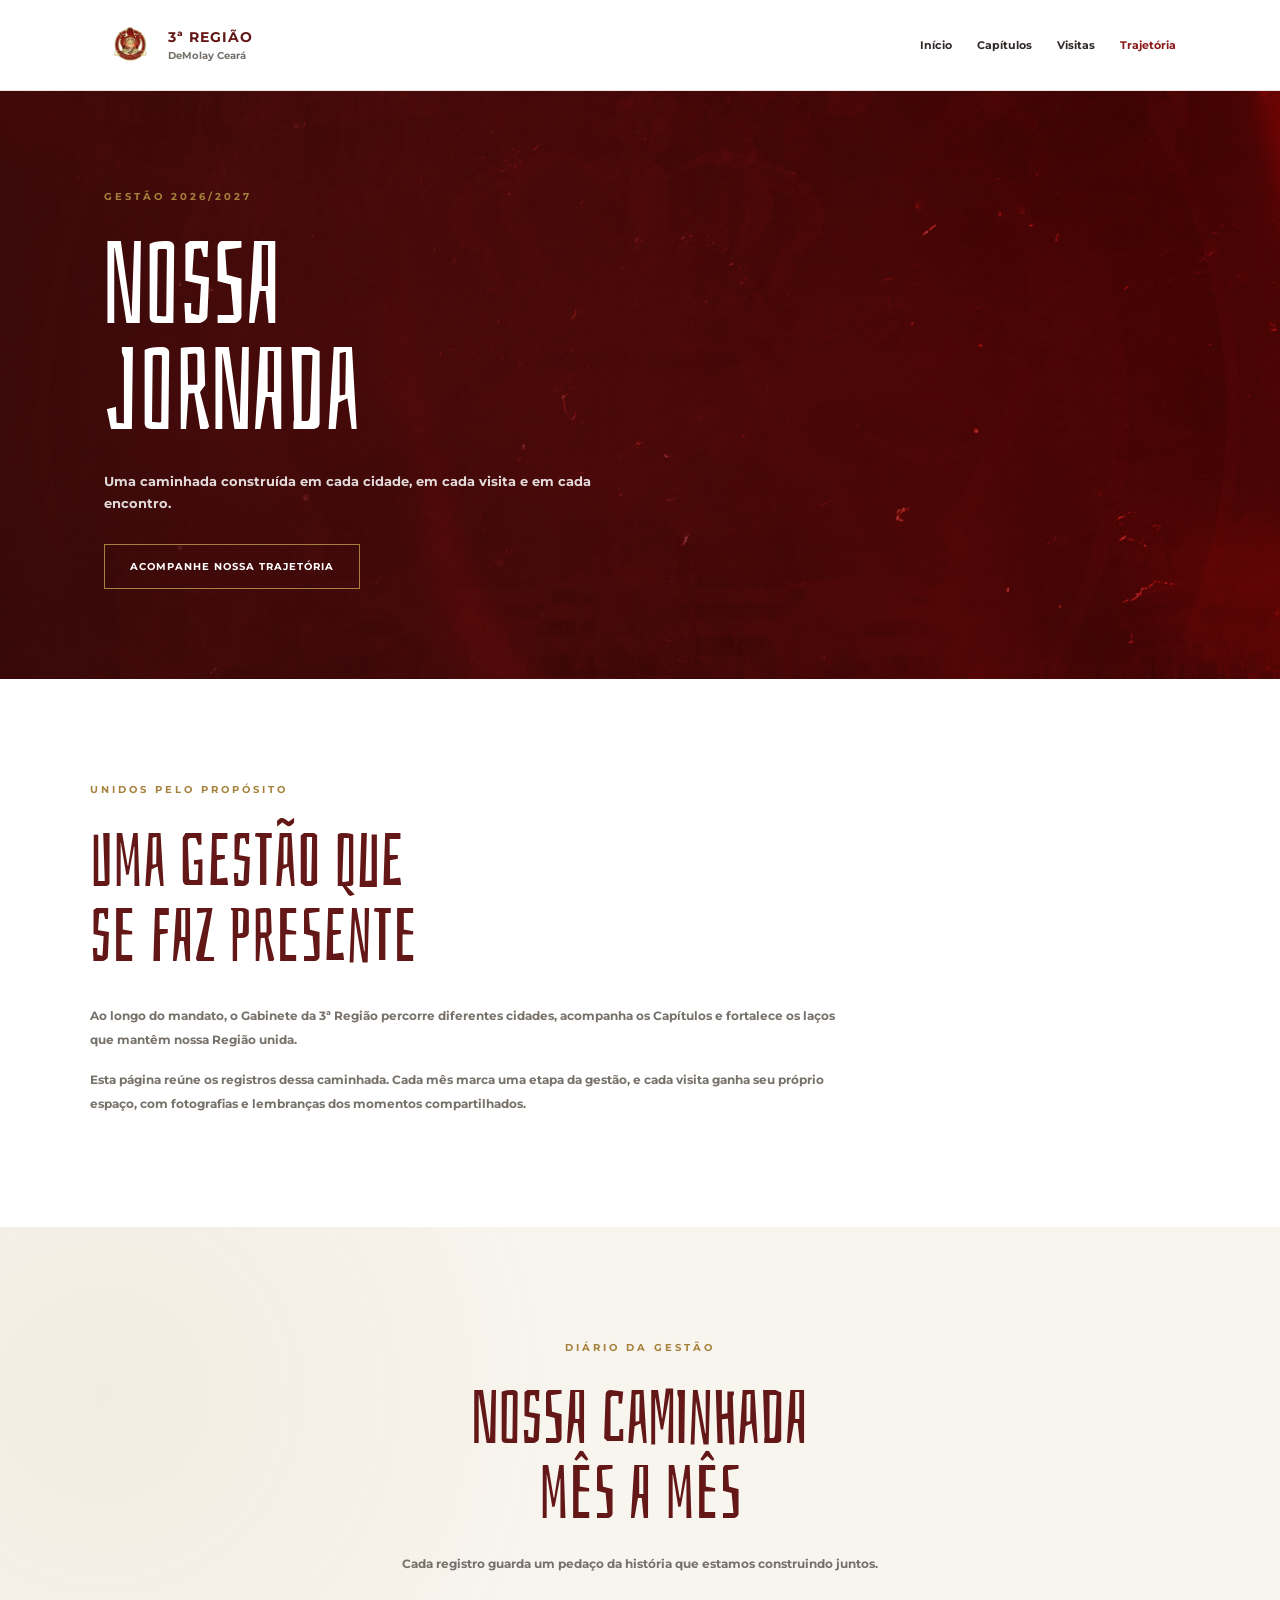
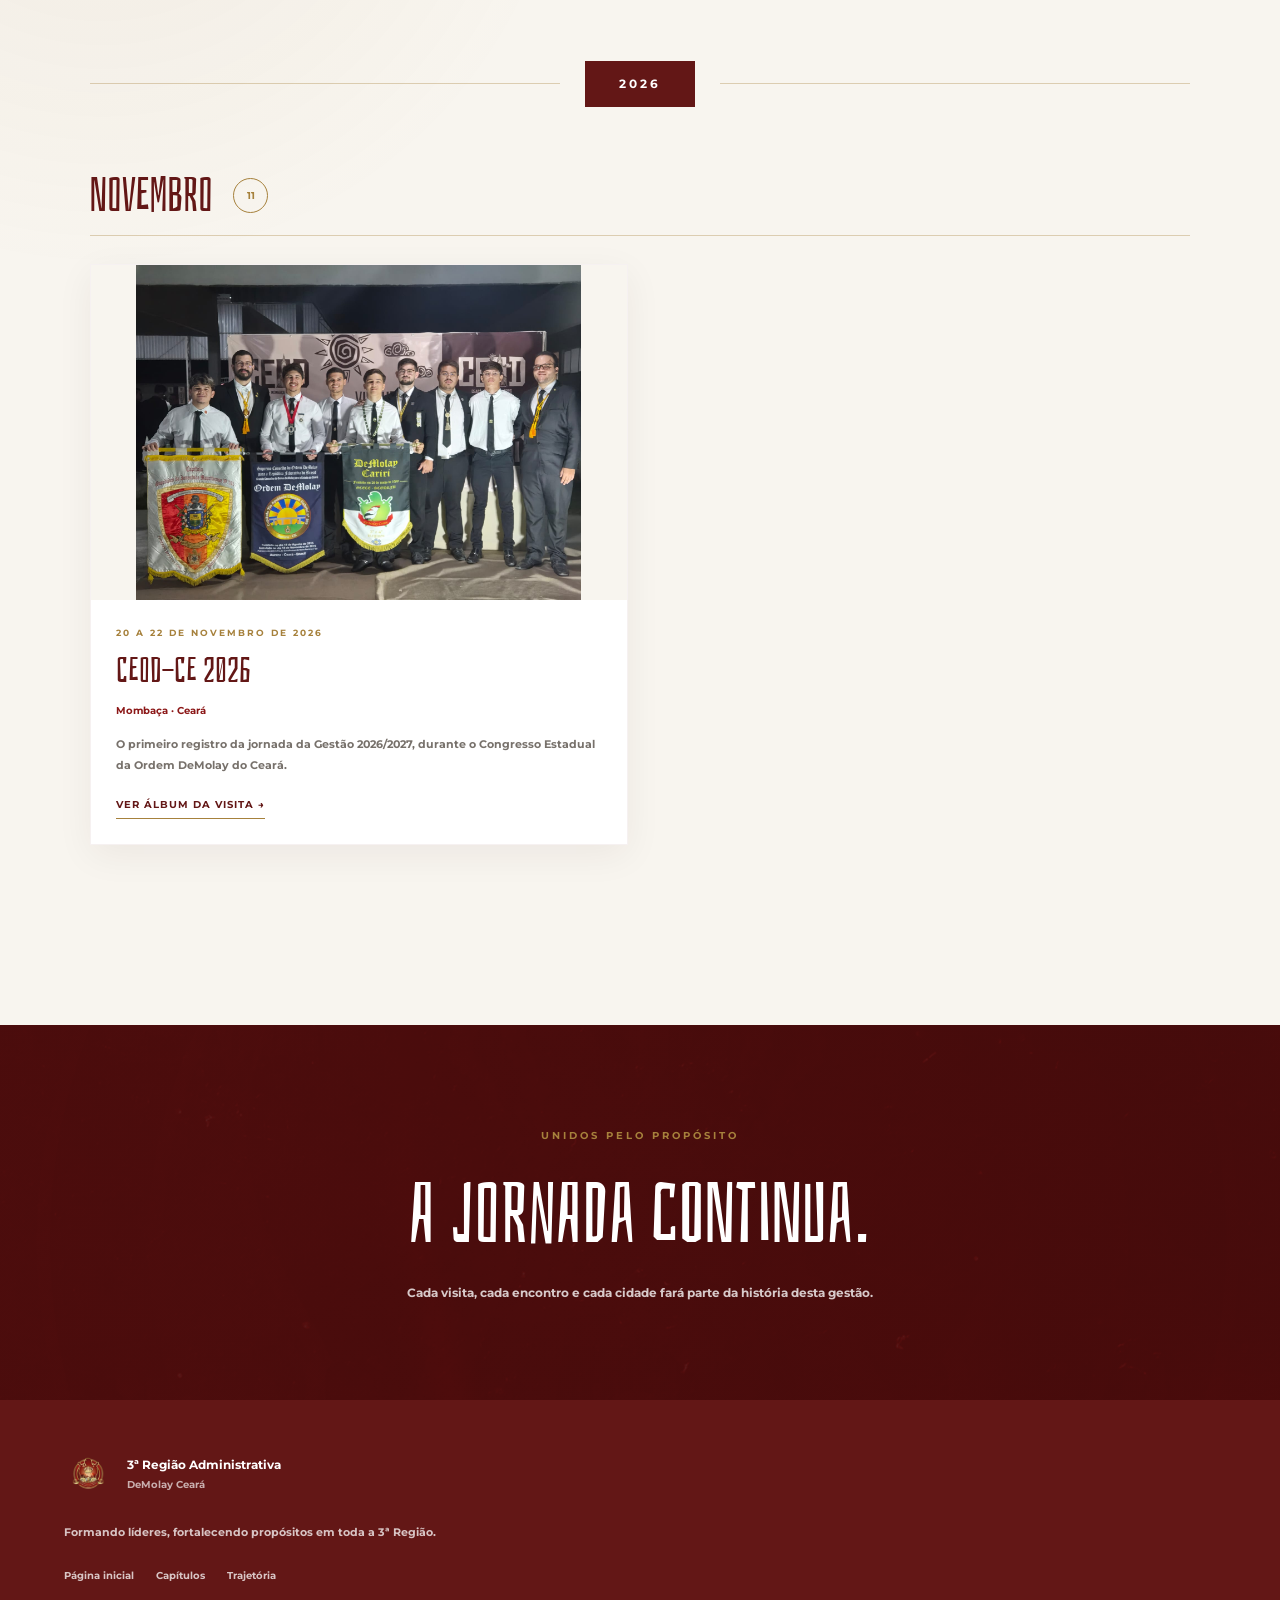
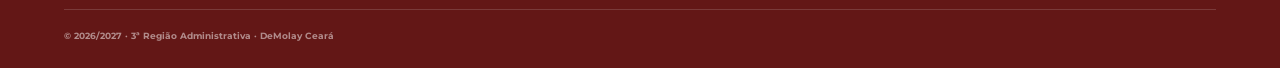
<file: timeline.html>
<!DOCTYPE html>
<html lang="pt-BR">

<head>
  <meta charset="UTF-8">
  <meta name="viewport" content="width=device-width, initial-scale=1.0">
  <meta name="theme-color" content="#631716">

  <title>Jornada da Gestão | 3ª Região DeMolay Ceará</title>

  <meta
    name="description"
    content="Acompanhe a jornada da Gestão 2026/2027 da 3ª Região Administrativa DeMolay Ceará."
  >

  <link rel="stylesheet" href="css/timeline.css?v=2">
  <link rel="icon" href="assets/brasao-icon.png">
</head>

<body>

  <!-- CABEÇALHO -->
  <header class="header">
    <div class="header-container">

      <a href="index.html" class="brand">
        <img
          src="assets/EMBLEMA 3° OFICIALARIA - GCE-CE.png"
          alt="Emblema da 3ª Região"
        >

        <div class="brand-text">
          <span>3ª REGIÃO</span>
          <small>DeMolay Ceará</small>
        </div>
      </a>

      <nav class="navigation">
        <a href="index.html">Início</a>
        <a href="index.html#capitulos">Capítulos</a>
        <a href="index.html#visitas">Visitas</a>
        <a href="timeline.html" class="active">Trajetória</a>
      </nav>

    </div>
  </header>


  <!-- CAPA -->
  <section class="hero">

    <div class="hero-overlay"></div>

    <div class="hero-content">

      <span class="hero-label">
        GESTÃO 2026/2027
      </span>

      <h1>
        Nossa<br>
        Jornada
      </h1>

      <p>
        Uma caminhada construída em cada cidade,
        em cada visita e em cada encontro.
      </p>

      <a href="#jornada" class="hero-button">
        Acompanhe nossa trajetória
      </a>

    </div>

  </section>


  <!-- APRESENTAÇÃO -->
  <section class="introduction">

    <div class="section-container">

      <span class="section-label">
        Unidos pelo Propósito
      </span>

      <h2>
        Uma gestão que<br>
        se faz presente
      </h2>

      <p>
        Ao longo do mandato, o Gabinete da 3ª Região percorre
        diferentes cidades, acompanha os Capítulos e fortalece
        os laços que mantêm nossa Região unida.
      </p>

      <p>
        Esta página reúne os registros dessa caminhada.
        Cada mês marca uma etapa da gestão, e cada visita
        ganha seu próprio espaço, com fotografias e lembranças
        dos momentos compartilhados.
      </p>

    </div>

  </section>


  <!-- JORNADA -->
  <main class="timeline-section" id="jornada">

    <div class="section-container">

      <div class="section-heading">

        <span class="section-label">
          Diário da Gestão
        </span>

        <h2>
          Nossa caminhada<br>
          mês a mês
        </h2>

        <p>
          Cada registro guarda um pedaço da história
          que estamos construindo juntos.
        </p>

      </div>


      <!-- ANO 2026 -->
      <div class="timeline-year">
        <span>2026</span>
      </div>


      <!-- NOVEMBRO DE 2026 -->
      <section class="month-section">

        <div class="month-heading">
          <h3>Novembro</h3>
          <span>11</span>
        </div>

        <div class="month-visits">

          <!-- CEOD-CE 2026 -->
          <a
            href="visitas/ceod-ce-2026.html"
            class="visit-card"
          >

            <div class="visit-image">
  <img
    src="assets/fotos-ceodfotos-ceod/fotos-ceod/fotos-ceod/CEOD%202026%20-%201.jpeg"
    alt="Registro da Gestão 2026/2027 no CEOD-CE 2026"
  >
</div>

            <div class="visit-content">

              <span class="visit-date">
                20 A 22 DE NOVEMBRO DE 2026
              </span>

              <h4>CEOD-CE 2026</h4>

              <p class="visit-location">
                Mombaça · Ceará
              </p>

              <p class="visit-description">
                O primeiro registro da jornada da Gestão
                2026/2027, durante o Congresso Estadual
                da Ordem DeMolay do Ceará.
              </p>

              <span class="visit-link">
                Ver álbum da visita →
              </span>

            </div>

          </a>

        </div>

      </section>

    </div>

  </main>


  <!-- ENCERRAMENTO -->
  <section class="closing-section">

    <div class="closing-content">

      <span class="section-label">
        Unidos pelo Propósito
      </span>

      <h2>
        A jornada continua.
      </h2>

      <p>
        Cada visita, cada encontro e cada cidade
        fará parte da história desta gestão.
      </p>

    </div>

  </section>


  <!-- RODAPÉ -->
  <footer class="footer">

    <div class="footer-container">

      <div class="footer-brand">

        <img
          src="assets/EMBLEMA 3° OFICIALARIA - GCE-CE.png"
          alt="Emblema da 3ª Região"
        >

        <div>
          <h3>3ª Região Administrativa</h3>
          <p>DeMolay Ceará</p>
        </div>

      </div>

      <p class="footer-phrase">
        Formando líderes, fortalecendo propósitos em toda a 3ª Região.
      </p>

      <div class="footer-links">
        <a href="index.html">Página inicial</a>
        <a href="index.html#capitulos">Capítulos</a>
        <a href="timeline.html">Trajetória</a>
      </div>

      <div class="footer-bottom">
        <p>
          © 2026/2027 · 3ª Região Administrativa · DeMolay Ceará
        </p>
      </div>

    </div>

  </footer>

</body>
</html>
</file>
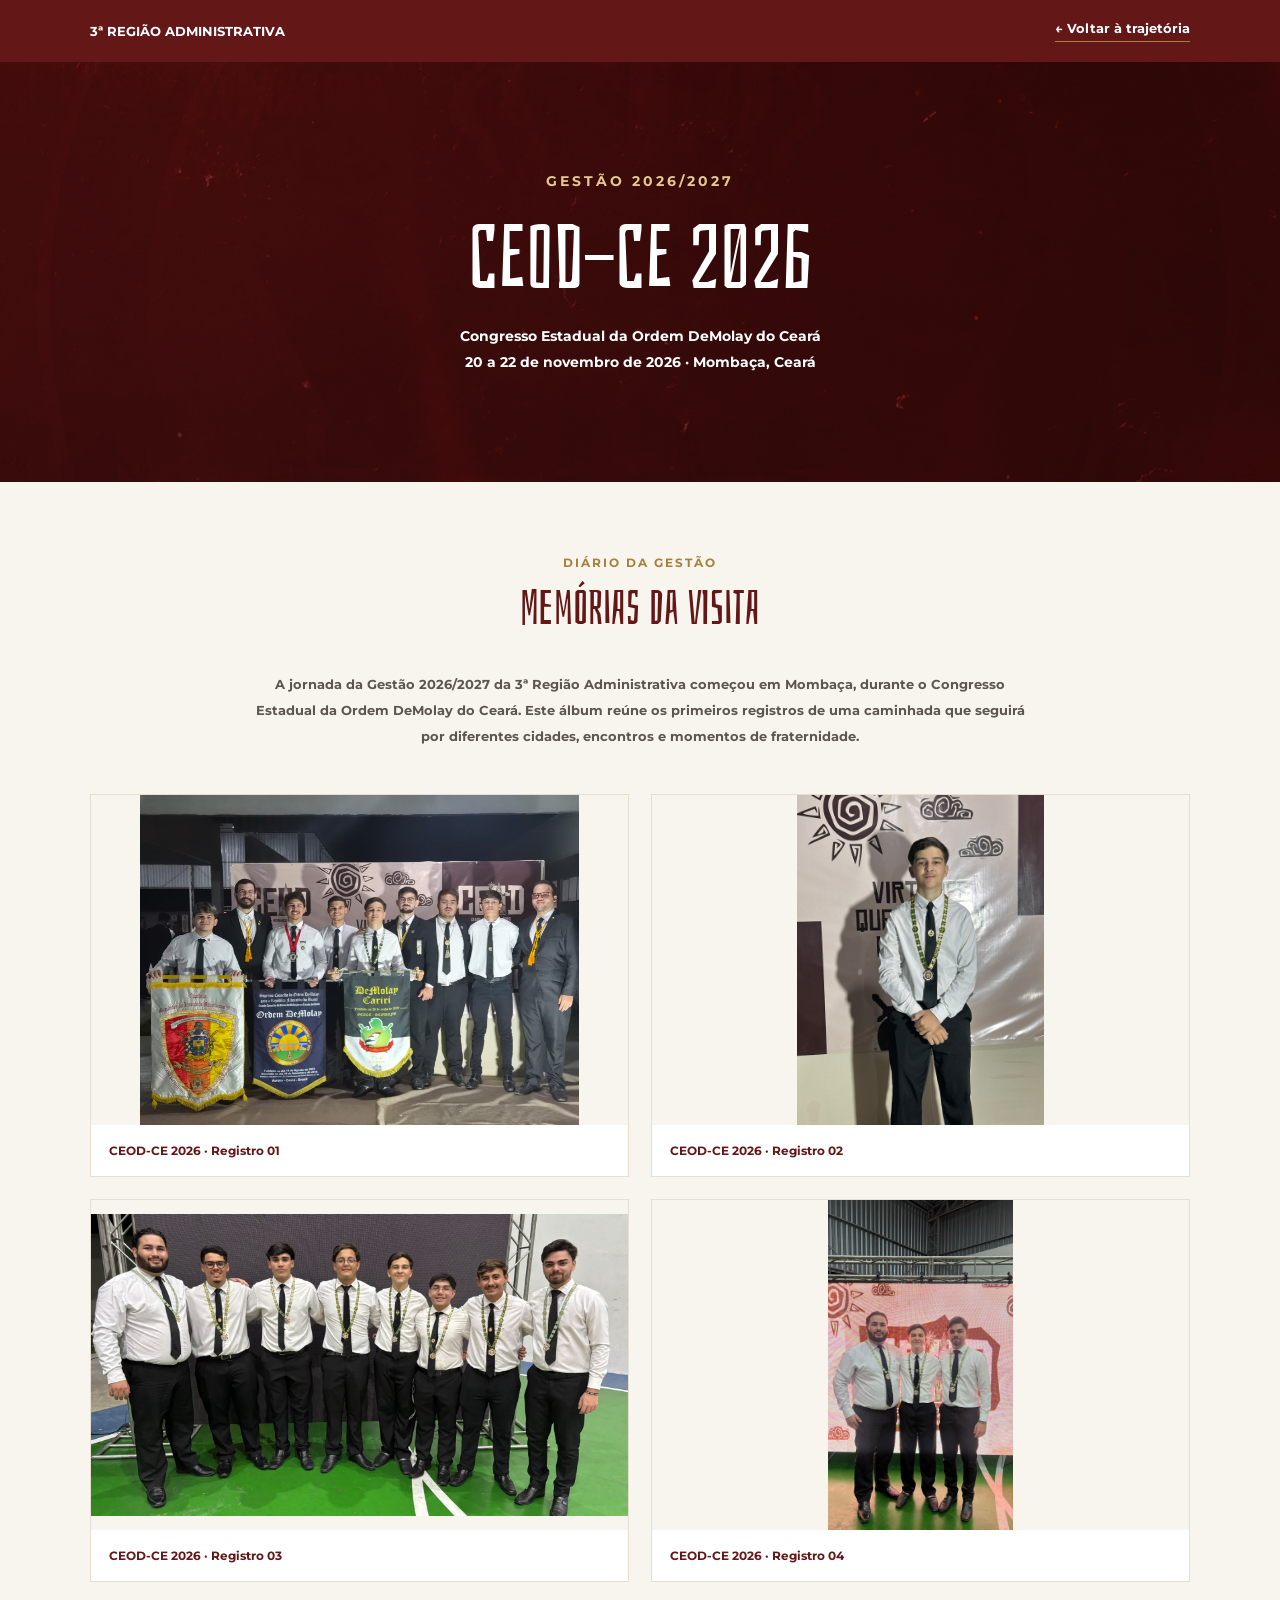
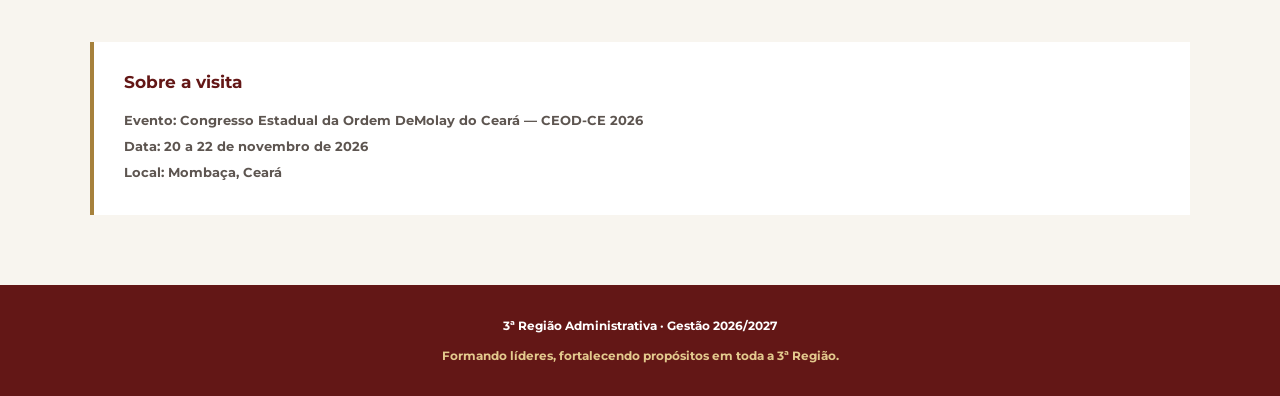
<file: visitas/ceod-ce-2026.html>
<!DOCTYPE html>
<html lang="pt-BR">
<head>
  <meta charset="UTF-8">
  <meta name="viewport" content="width=device-width, initial-scale=1.0">

  <title>CEOD-CE 2026 | 3ª Região Administrativa</title>

  <link rel="icon" href="../assets/brasao-icon.png">

  <style>
    @font-face {
      font-family: "Bahiana";
      src: url("../assets/Bahiana-Regular.ttf") format("truetype");
    }

    @font-face {
      font-family: "Montserrat";
      src: url("../assets/Montserrat-Bold.ttf") format("truetype");
      font-weight: 700;
    }

    :root {
      --vermelho: #8C1818;
      --vinho: #631716;
      --dourado: #A6813C;
      --creme: #F8F5EF;
      --branco: #FFFFFF;
      --texto: #292522;
    }

    * {
      margin: 0;
      padding: 0;
      box-sizing: border-box;
    }

    body {
      background: var(--creme);
      color: var(--texto);
      font-family: "Montserrat", Arial, sans-serif;
    }

    header {
      background: var(--vinho);
      padding: 20px 7%;
    }

    .header-content {
      max-width: 1200px;
      margin: auto;
      display: flex;
      align-items: center;
      justify-content: space-between;
      gap: 20px;
    }

    .brand,
    .back-link {
      color: var(--branco);
      text-decoration: none;
      font-size: 13px;
    }

    .back-link {
      border-bottom: 1px solid var(--dourado);
      padding-bottom: 5px;
    }

    .hero {
      min-height: 420px;
      background:
        linear-gradient(
          rgba(35, 10, 10, 0.68),
          rgba(35, 10, 10, 0.78)
        ),
        url("../assets/CAPA SITE DA 3.png") center/cover;

      display: flex;
      align-items: center;
      justify-content: center;
      text-align: center;
      padding: 70px 20px;
      color: var(--branco);
    }

    .hero-content {
      max-width: 850px;
    }

    .eyebrow {
      color: #E3C98D;
      font-size: 12px;
      letter-spacing: 3px;
      text-transform: uppercase;
      margin-bottom: 20px;
    }

    h1 {
      font-family: "Bahiana", Georgia, serif;
      font-size: clamp(48px, 8vw, 90px);
      font-weight: normal;
      line-height: 1;
      margin-bottom: 20px;
    }

    .hero p {
      font-size: 14px;
      line-height: 1.8;
    }

    main {
      max-width: 1150px;
      margin: auto;
      padding: 70px 25px;
    }

    .section-heading {
      text-align: center;
      margin-bottom: 35px;
    }

    .section-heading span {
      color: var(--dourado);
      font-size: 12px;
      letter-spacing: 2px;
      text-transform: uppercase;
    }

    .section-heading h2 {
      font-family: "Bahiana", Georgia, serif;
      color: var(--vinho);
      font-size: 48px;
      font-weight: normal;
      margin-top: 10px;
    }

    .description {
      max-width: 780px;
      margin: 0 auto 45px;
      text-align: center;
      font-size: 13px;
      line-height: 2;
      color: #5D5550;
    }

    .gallery {
      display: grid;
      grid-template-columns: repeat(2, minmax(0, 1fr));
      gap: 22px;
    }

    .gallery-item {
      background: var(--branco);
      overflow: hidden;
      border: 1px solid #E7DED2;
    }

    
.gallery-item img {
  width: 100%;
  height: 330px;
  display: block;
  object-fit: contain;
  background: #F8F5EF;
  transition: transform 0.4s ease;
}

.gallery-item:hover img {
  transform: none;
}


    .gallery-item:hover img {
      transform: scale(1.03);
    }

    .gallery-caption {
      padding: 18px;
      color: var(--vinho);
      font-size: 12px;
    }

    .details {
      margin-top: 60px;
      padding: 30px;
      background: var(--branco);
      border-left: 4px solid var(--dourado);
    }

    .details h3 {
      color: var(--vinho);
      margin-bottom: 15px;
      font-size: 17px;
    }

    .details p {
      font-size: 13px;
      line-height: 2;
      color: #5D5550;
    }

    footer {
      background: var(--vinho);
      color: var(--branco);
      text-align: center;
      padding: 30px 20px;
    }

    footer p {
      font-size: 12px;
      line-height: 1.8;
    }

    footer .signature {
      color: #E3C98D;
      margin-top: 8px;
    }

    @media (max-width: 700px) {
      .header-content {
        flex-direction: column;
      }

      .gallery {
        grid-template-columns: 1fr;
      }

      .gallery-item img {
        height: 250px;
      }

      main {
        padding: 50px 18px;
      }
    }
  </style>
</head>

<body>

  <header>
    <div class="header-content">
      <a class="brand" href="../index.html">
        3ª REGIÃO ADMINISTRATIVA
      </a>

      <a class="back-link" href="../timeline.html">
        ← Voltar à trajetória
      </a>
    </div>
  </header>

  <section class="hero">
    <div class="hero-content">
      <p class="eyebrow">Gestão 2026/2027</p>

      <h1>CEOD-CE 2026</h1>

      <p>
        Congresso Estadual da Ordem DeMolay do Ceará
      </p>

      <p>
        20 a 22 de novembro de 2026 · Mombaça, Ceará
      </p>
    </div>
  </section>

  <main>
    <div class="section-heading">
      <span>Diário da Gestão</span>
      <h2>Memórias da visita</h2>
    </div>

    <p class="description">
      A jornada da Gestão 2026/2027 da 3ª Região Administrativa
      começou em Mombaça, durante o Congresso Estadual da Ordem
      DeMolay do Ceará. Este álbum reúne os primeiros registros
      de uma caminhada que seguirá por diferentes cidades,
      encontros e momentos de fraternidade.
    </p>

    <section class="gallery">

      <div class="gallery-item">
        <img
          src="../assets/fotos-ceodfotos-ceod/fotos-ceod/fotos-ceod/CEOD%202026%20-%201.jpeg"
          alt="Registro 1 do CEOD-CE 2026"
          loading="lazy"
        >
        <div class="gallery-caption">
          CEOD-CE 2026 · Registro 01
        </div>
      </div>

      <div class="gallery-item">
        <img
          src="../assets/fotos-ceodfotos-ceod/fotos-ceod/fotos-ceod/CEOD%202026%20-%202.jpg"
          alt="Registro 2 do CEOD-CE 2026"
          loading="lazy"
        >
        <div class="gallery-caption">
          CEOD-CE 2026 · Registro 02
        </div>
      </div>

      <div class="gallery-item">
        <img
          src="../assets/fotos-ceodfotos-ceod/fotos-ceod/fotos-ceod/CEOD%202026%20-%203.jpg"
          alt="Registro 3 do CEOD-CE 2026"
          loading="lazy"
        >
        <div class="gallery-caption">
          CEOD-CE 2026 · Registro 03
        </div>
      </div>

      <div class="gallery-item">
        <img
          src="../assets/fotos-ceodfotos-ceod/fotos-ceod/fotos-ceod/CEOD%202026%20-%205.jpg"
          alt="Registro 4 do CEOD-CE 2026"
          loading="lazy"
        >
        <div class="gallery-caption">
          CEOD-CE 2026 · Registro 04
        </div>
      </div>

    </section>

    <div class="details">
      <h3>Sobre a visita</h3>

      <p>
        <strong>Evento:</strong>
        Congresso Estadual da Ordem DeMolay do Ceará — CEOD-CE 2026
      </p>

      <p>
        <strong>Data:</strong>
        20 a 22 de novembro de 2026
      </p>

      <p>
        <strong>Local:</strong>
        Mombaça, Ceará
      </p>
    </div>
  </main>

  <footer>
    <p>3ª Região Administrativa · Gestão 2026/2027</p>

    <p class="signature">
      Formando líderes, fortalecendo propósitos em toda a 3ª Região.
    </p>
  </footer>

</body>
</html>
</file>
<file: css/home.css>
/* =========================================================
   3ª REGIÃO ADMINISTRATIVA — DEMOLAY CEARÁ
   Folha de estilos principal
   ========================================================= */


/* FONTES */

@font-face {
  font-family: "Bahiana";
  src: url("../assets/Bahiana-Regular.ttf") format("truetype");
  font-weight: 400;
  font-style: normal;
  font-display: swap;
}

@font-face {
  font-family: "Montserrat";
  src: url("../assets/Montserrat-Bold.ttf") format("truetype");
  font-weight: 700;
  font-style: normal;
  font-display: swap;
}


/* VARIÁVEIS */

:root {
  --vermelho: #8C1818;
  --vinho: #631716;
  --dourado: #A6813C;
  --creme: #F8F5EF;
  --branco: #FFFFFF;

  --texto: #292421;
  --texto-suave: #6F6861;
  --borda: rgba(99, 23, 22, 0.13);

  --fonte-titulo: "Bahiana", Georgia, serif;
  --fonte-texto: "Montserrat", Arial, sans-serif;

  --largura: 1240px;

  --sombra-suave:
    0 12px 35px rgba(50, 20, 15, 0.07);

  --sombra-card:
    0 18px 45px rgba(50, 20, 15, 0.09);
}


/* RESET */

* {
  margin: 0;
  padding: 0;
  box-sizing: border-box;
}

html {
  scroll-behavior: smooth;
  scroll-padding-top: 100px;
}

body {
  background: var(--creme);
  color: var(--texto);
  font-family: var(--fonte-texto);
  font-size: 14px;
  line-height: 1.8;
  overflow-x: hidden;
}

body,
button,
a {
  -webkit-tap-highlight-color: transparent;
}

img {
  display: block;
  max-width: 100%;
}

a {
  color: inherit;
  text-decoration: none;
}

button {
  font: inherit;
}

::selection {
  background: var(--dourado);
  color: var(--branco);
}


/* =========================================================
   CABEÇALHO
   ========================================================= */

.header {
  position: sticky;
  top: 0;
  z-index: 1000;

  width: 100%;

  background: var(--branco);

  border-bottom: 1px solid var(--borda);

  box-shadow:
    0 4px 20px rgba(50, 20, 15, 0.035);
}

.header-content {
  width: min(var(--largura), calc(100% - 64px));
  min-height: 88px;

  margin: 0 auto;

  display: flex;
  align-items: center;
  justify-content: space-between;
  gap: 30px;
}


/* MARCA */

.brand {
  display: flex;
  align-items: center;
  gap: 12px;

  flex-shrink: 0;
}

.brand img {
  width: 55px;
  height: 55px;

  object-fit: contain;
}

.brand-text {
  display: flex;
  flex-direction: column;
  line-height: 1.2;
}

.brand-text span {
  color: var(--vinho);

  font-family: var(--fonte-titulo);
  font-size: 30px;

  letter-spacing: 0.3px;
}

.brand-text small {
  color: var(--texto-suave);

  font-family: var(--fonte-texto);
  font-size: 9px;

  font-weight: 700;
  letter-spacing: 1.2px;
  text-transform: uppercase;
}


/* NAVEGAÇÃO */

.nav {
  display: flex;
  align-items: center;
  justify-content: center;
  gap: 23px;
}

.nav a {
  position: relative;

  color: var(--texto);

  font-size: 10px;
  font-weight: 700;

  letter-spacing: 0.2px;

  transition:
    color 0.25s ease;
}

.nav a::after {
  content: "";

  position: absolute;
  left: 0;
  bottom: -8px;

  width: 0;
  height: 2px;

  background: var(--dourado);

  transition:
    width 0.25s ease;
}

.nav a:hover {
  color: var(--vermelho);
}

.nav a:hover::after {
  width: 100%;
}


/* BOTÃO DO CABEÇALHO */

.header-button {
  display: inline-flex;
  align-items: center;
  justify-content: center;

  min-height: 42px;
  padding: 0 20px;

  background: var(--vinho);
  color: var(--branco);

  border: 1px solid var(--vinho);

  font-size: 10px;
  font-weight: 700;

  white-space: nowrap;

  transition:
    background 0.25s ease,
    border-color 0.25s ease,
    transform 0.25s ease;
}

.header-button:hover {
  background: var(--vermelho);
  border-color: var(--vermelho);

  transform: translateY(-2px);
}


/* MENU MOBILE */

.menu-toggle {
  display: none;

  width: 42px;
  height: 42px;

  border: 1px solid var(--borda);
  background: var(--branco);

  cursor: pointer;

  flex-direction: column;
  align-items: center;
  justify-content: center;
  gap: 5px;
}

.menu-toggle span {
  width: 19px;
  height: 2px;

  background: var(--vinho);

  transition:
    transform 0.25s ease,
    opacity 0.25s ease;
}


/* =========================================================
   CAPA PRINCIPAL
   ========================================================= */

.hero {
  position: relative;

  min-height: 650px;

  display: flex;
  align-items: center;

  background-color: var(--vinho);

  background-image:
    linear-gradient(
      90deg,
      rgba(49, 9, 9, 0.88) 0%,
      rgba(75, 13, 13, 0.70) 45%,
      rgba(75, 13, 13, 0.25) 100%
    ),
    url("../assets/CAPA SITE DA 3.png");

  background-size: cover;
  background-position: center;
  background-repeat: no-repeat;

  overflow: hidden;
}

.hero-overlay {
  position: absolute;
  inset: 0;

  background:
    linear-gradient(
      0deg,
      rgba(49, 9, 9, 0.48),
      transparent 45%
    );

  pointer-events: none;
}

.hero-content {
  position: relative;
  z-index: 2;

  width: min(var(--largura), calc(100% - 64px));

  margin: 0 auto;
  padding: 110px 0 130px;

  max-width: var(--largura);
}

.eyebrow {
  color: var(--dourado);

  font-size: 10px;
  font-weight: 700;

  letter-spacing: 2px;
  text-transform: uppercase;
}

.hero .eyebrow {
  color: #D8B96F;
}

.hero h1 {
  max-width: 800px;

  margin-top: 18px;

  color: var(--branco);

  font-family: var(--fonte-titulo);
  font-size: clamp(58px, 7vw, 105px);

  font-weight: 400;
  line-height: 0.95;
  letter-spacing: 0.5px;
}

.hero-description {
  max-width: 590px;

  margin-top: 28px;

  color: rgba(255, 255, 255, 0.88);

  font-size: 13px;
  line-height: 2;

  font-weight: 400;
}

.hero-actions {
  display: flex;
  align-items: center;
  flex-wrap: wrap;
  gap: 28px;

  margin-top: 38px;
}

.hero-button {
  display: inline-flex;
  align-items: center;
  justify-content: center;

  min-height: 52px;
  padding: 0 27px;

  background: var(--dourado);
  color: var(--branco);

  font-size: 10px;
  font-weight: 700;

  letter-spacing: 0.3px;

  transition:
    background 0.25s ease,
    transform 0.25s ease;
}

.hero-button:hover {
  background: #8F6B2D;

  transform: translateY(-3px);
}

.hero-link {
  display: inline-flex;
  align-items: center;
  gap: 10px;

  color: var(--branco);

  font-size: 10px;
  font-weight: 700;

  transition:
    color 0.25s ease;
}

.hero-link span {
  color: #D8B96F;
  font-size: 16px;
}

.hero-link:hover {
  color: #D8B96F;
}

.hero-footer {
  position: absolute;
  z-index: 2;

  left: 50%;
  bottom: 28px;

  width: min(var(--largura), calc(100% - 64px));

  transform: translateX(-50%);

  display: flex;
  align-items: center;
  gap: 35px;

  padding-top: 20px;

  border-top: 1px solid rgba(255, 255, 255, 0.2);
}

.hero-footer span {
  color: rgba(255, 255, 255, 0.75);

  font-size: 9px;
  font-weight: 700;

  letter-spacing: 1.3px;
  text-transform: uppercase;
}


/* =========================================================
   ESTRUTURA GERAL DAS SEÇÕES
   ========================================================= */

.section {
  width: min(var(--largura), calc(100% - 64px));

  margin: 0 auto;

  padding: 110px 0;
}

.section-label {
  display: flex;
  align-items: center;
  gap: 15px;

  margin-bottom: 45px;
}

.section-label span {
  color: var(--dourado);

  font-family: var(--fonte-titulo);
  font-size: 28px;
  line-height: 1;
}

.section-label p {
  color: var(--texto-suave);

  font-size: 9px;
  font-weight: 700;

  letter-spacing: 1.5px;
  text-transform: uppercase;
}

.section-heading {
  max-width: 740px;

  margin-bottom: 55px;
}

.section-heading h2 {
  margin-top: 12px;

  color: var(--vinho);

  font-family: var(--fonte-titulo);
  font-size: clamp(42px, 5vw, 68px);

  font-weight: 400;
  line-height: 1.05;
}

.section-heading > p:last-child {
  max-width: 650px;

  margin-top: 20px;

  color: var(--texto-suave);

  font-size: 12px;
  line-height: 2;
}


/* =========================================================
   APRESENTAÇÃO DA REGIÃO
   ========================================================= */

.intro-section {
  padding-top: 100px;
  padding-bottom: 120px;
}

.intro-grid {
  display: grid;

  grid-template-columns: 1fr 1fr;
  gap: 90px;

  align-items: start;
}

.intro-heading h2 {
  max-width: 530px;

  margin-top: 20px;

  color: var(--vinho);

  font-family: var(--fonte-titulo);
  font-size: clamp(45px, 5vw, 72px);

  font-weight: 400;
  line-height: 1.05;
}

.intro-heading h2 span {
  display: block;
  color: var(--dourado);
}

.intro-text p {
  color: var(--texto-suave);

  font-size: 12px;
  line-height: 2.1;
}

.intro-text p + p {
  margin-top: 20px;
}

.text-link {
  display: inline-flex;
  align-items: center;
  gap: 12px;

  margin-top: 28px;

  color: var(--vinho);

  font-size: 10px;
  font-weight: 700;

  border-bottom: 1px solid var(--dourado);
  padding-bottom: 6px;

  transition:
    gap 0.25s ease,
    color 0.25s ease;
}

.text-link span {
  color: var(--dourado);
  font-size: 16px;
}

.text-link:hover {
  gap: 18px;
  color: var(--vermelho);
}


/* =========================================================
   GESTÃO EM NÚMEROS
   ========================================================= */

.management-section {
  max-width: none;

  width: 100%;

  padding: 100px max(32px, calc((100% - var(--largura)) / 2));

  background: var(--vinho);
}

.management-section .section-label p {
  color: rgba(255, 255, 255, 0.65);
}

.management-section .section-heading {
  max-width: 680px;
}

.management-section .section-heading h2 {
  color: var(--branco);
}

.management-section .section-heading > p:last-child {
  color: rgba(255, 255, 255, 0.72);
}

.management-section .eyebrow {
  color: #D8B96F;
}

.stats-grid {
  display: grid;

  grid-template-columns: repeat(4, 1fr);
  gap: 18px;
}

.stat-card {
  min-height: 245px;

  padding: 35px 28px;

  background: rgba(255, 255, 255, 0.055);

  border: 1px solid rgba(255, 255, 255, 0.13);

  transition:
    background 0.3s ease,
    transform 0.3s ease,
    border-color 0.3s ease;
}

.stat-card:hover {
  background: rgba(255, 255, 255, 0.09);

  border-color: rgba(216, 185, 111, 0.55);

  transform: translateY(-5px);
}

.stat-number {
  display: block;

  color: #D8B96F;

  font-family: var(--fonte-titulo);
  font-size: 66px;

  line-height: 1;
}

.stat-card h3 {
  margin-top: 22px;

  color: var(--branco);

  font-size: 11px;
  font-weight: 700;
}

.stat-card p {
  margin-top: 10px;

  color: rgba(255, 255, 255, 0.62);

  font-size: 10px;
  line-height: 1.8;
}

.stats-note {
  margin-top: 28px;

  color: rgba(255, 255, 255, 0.5);

  font-size: 9px;
  line-height: 1.8;
}


/* =========================================================
   FRASE INSTITUCIONAL
   ========================================================= */

.quote-section {
  position: relative;

  padding: 100px 32px;

  background: var(--creme);

  border-bottom: 1px solid var(--borda);
  border-top: 1px solid var(--borda);
}

.quote-content {
  max-width: 850px;

  margin: 0 auto;

  text-align: center;
}

.quote-mark {
  display: block;

  color: var(--dourado);

  font-family: Georgia, serif;
  font-size: 80px;

  line-height: 0.8;
}

.quote-content > p {
  margin-top: 25px;

  color: var(--vinho);

  font-family: var(--fonte-titulo);
  font-size: clamp(36px, 4vw, 58px);

  line-height: 1.15;
}

.quote-signature {
  display: block;

  margin-top: 28px;

  color: var(--texto-suave);

  font-size: 9px;
  font-weight: 700;

  letter-spacing: 1.3px;
  text-transform: uppercase;
}


/* =========================================================
   CAPÍTULOS ATIVOS
   ========================================================= */

.chapters-section {
  padding-top: 110px;
  padding-bottom: 120px;
}

.chapters-grid {
  display: grid;

  grid-template-columns: repeat(2, minmax(0, 1fr));
  gap: 28px;
}

.chapter-card {
  position: relative;

  display: flex;
  flex-direction: column;

  min-height: 100%;

  padding: 38px;

  background: var(--branco);

  border: 1px solid var(--borda);

  box-shadow: var(--sombra-suave);

  transition:
    transform 0.3s ease,
    box-shadow 0.3s ease,
    border-color 0.3s ease;
}

.chapter-card:hover {
  transform: translateY(-6px);

  box-shadow: var(--sombra-card);

  border-color: rgba(166, 129, 60, 0.4);
}

.chapter-card-top {
  display: flex;
  align-items: center;
  justify-content: space-between;

  gap: 15px;

  margin-bottom: 25px;
}

.chapter-number {
  color: var(--dourado);

  font-family: var(--fonte-titulo);
  font-size: 42px;

  line-height: 1;
}

.chapter-status {
  display: inline-flex;
  align-items: center;

  padding: 6px 12px;

  background: rgba(140, 24, 24, 0.07);

  color: var(--vermelho);

  font-size: 8px;
  font-weight: 700;

  letter-spacing: 0.8px;
  text-transform: uppercase;
}

.chapter-location {
  color: var(--dourado);

  font-size: 9px;
  font-weight: 700;

  letter-spacing: 1.2px;
  text-transform: uppercase;
}

.chapter-card h3 {
  margin-top: 12px;
  margin-bottom: 20px;

  color: var(--vinho);

  font-family: var(--fonte-titulo);
  font-size: 34px;

  font-weight: 400;
  line-height: 1.1;
}

.chapter-card p:not(.chapter-location) {
  color: var(--texto-suave);

  font-size: 10px;
  line-height: 2;
}

.chapter-card p:not(.chapter-location) + p {
  margin-top: 15px;
}


/* =========================================================
   MEMÓRIA DOS CAPÍTULOS
   ========================================================= */

.memory-section {
  max-width: none;

  width: 100%;

  padding: 105px max(32px, calc((100% - var(--largura)) / 2));

  background: #F0EAE0;
}

.memory-section .section-heading {
  max-width: 780px;
}

.memory-grid {
  display: grid;

  grid-template-columns: repeat(2, minmax(0, 1fr));
  gap: 25px;
}

.memory-card {
  padding: 35px;

  background: rgba(255, 255, 255, 0.65);

  border: 1px solid rgba(99, 23, 22, 0.1);
}

.memory-card h3 {
  margin-top: 12px;
  margin-bottom: 18px;

  color: var(--vinho);

  font-family: var(--fonte-titulo);
  font-size: 32px;

  font-weight: 400;
  line-height: 1.1;
}

.memory-card p:not(.chapter-location) {
  color: var(--texto-suave);

  font-size: 10px;
  line-height: 2;
}

.memory-card p:not(.chapter-location) + p {
  margin-top: 14px;
}

.memory-status {
  display: inline-block;

  margin-top: 25px;
  padding-top: 12px;

  color: var(--dourado);

  border-top: 1px solid var(--borda);

  font-size: 8px;
  font-weight: 700;

  letter-spacing: 1px;
  text-transform: uppercase;
}


/* =========================================================
   VISITAS E ATUAÇÃO REGIONAL
   ========================================================= */

.visits-section {
  padding-top: 110px;
  padding-bottom: 120px;
}

.visits-intro {
  display: flex;
  align-items: center;
  justify-content: space-between;

  margin-bottom: 35px;
  padding: 30px 35px;

  background: var(--branco);

  border-left: 4px solid var(--dourado);
}

.visits-intro-text {
  max-width: 700px;
}

.visits-intro-text h3 {
  color: var(--vinho);

  font-family: var(--fonte-titulo);
  font-size: 34px;

  font-weight: 400;
  line-height: 1.1;
}

.visits-intro-text p {
  margin-top: 12px;

  color: var(--texto-suave);

  font-size: 10px;
  line-height: 1.9;
}

.visits-grid {
  display: grid;

  grid-template-columns: repeat(3, minmax(0, 1fr));
  gap: 25px;
}

.visit-card {
  overflow: hidden;

  background: var(--branco);

  border: 1px solid var(--borda);

  box-shadow: var(--sombra-suave);
}

.visit-image-placeholder {
  position: relative;

  min-height: 230px;

  display: flex;
  flex-direction: column;
  align-items: center;
  justify-content: center;

  background:
    linear-gradient(
      135deg,
      rgba(99, 23, 22, 0.96),
      rgba(140, 24, 24, 0.86)
    );

  color: var(--branco);

  overflow: hidden;
}

.visit-image-placeholder::before {
  content: "";

  position: absolute;
  inset: 0;

  background-image:
    linear-gradient(
      45deg,
      transparent 48%,
      rgba(255, 255, 255, 0.045) 49%,
      rgba(255, 255, 255, 0.045) 51%,
      transparent 52%
    );

  background-size: 30px 30px;
}

.visit-image-placeholder span {
  position: relative;

  color: #D8B96F;

  font-family: var(--fonte-titulo);
  font-size: 62px;

  line-height: 1;
}

.visit-image-placeholder p {
  position: relative;

  margin-top: 12px;

  color: rgba(255, 255, 255, 0.65);

  font-size: 8px;
  font-weight: 700;

  letter-spacing: 1.2px;
  text-transform: uppercase;
}

.visit-info {
  padding: 28px;
}

.visit-date {
  color: var(--dourado);

  font-size: 8px;
  font-weight: 700;

  letter-spacing: 1px;
  text-transform: uppercase;
}

.visit-info h3 {
  margin-top: 10px;

  color: var(--vinho);

  font-family: var(--fonte-titulo);
  font-size: 30px;

  font-weight: 400;
  line-height: 1.1;
}

.visit-info > p:last-child {
  margin-top: 14px;

  color: var(--texto-suave);

  font-size: 10px;
  line-height: 1.9;
}


/* =========================================================
   LIDERANÇAS
   ========================================================= */

.leaders-section {
  padding-top: 110px;
  padding-bottom: 120px;

  background: var(--branco);
}

.leaders-section > .section-label,
.leaders-section > .section-heading,
.leaders-section > article {
  max-width: var(--largura);

  margin-left: auto;
  margin-right: auto;
}

.leaders-section > .section-label,
.leaders-section > .section-heading {
  width: calc(100% - 64px);
}


/* DESTAQUE DO MCR */

.mcr-feature {
  display: grid;

  grid-template-columns: 0.85fr 1.15fr;
  gap: 75px;

  align-items: center;

  margin-top: 20px;
  padding: 50px;

  background: var(--creme);

  border: 1px solid var(--borda);
}

.mcr-feature-photo {
  position: relative;

  min-height: 450px;

  background: var(--vinho);

  overflow: hidden;
}

.mcr-feature-photo > img:first-child {
  width: 100%;
  height: 450px;

  object-fit: cover;
  object-position: center top;
}

.mcr-feature-emblem {
  position: absolute;

  right: 20px;
  bottom: 20px;

  width: 75px;
  height: 75px;

  padding: 8px;

  background: var(--branco);

  object-fit: contain;

  border: 1px solid rgba(166, 129, 60, 0.4);
}

.mcr-feature-content {
  padding: 15px 0;
}

.mcr-feature-label {
  color: var(--dourado);

  font-size: 9px;
  font-weight: 700;

  letter-spacing: 1.5px;
  text-transform: uppercase;
}

.mcr-feature-title {
  margin-top: 14px;

  color: var(--vinho);

  font-family: var(--fonte-titulo);
  font-size: clamp(42px, 4vw, 62px);

  font-weight: 400;
  line-height: 1;
}

.mcr-feature-description {
  margin-top: 20px;

  color: var(--texto-suave);

  font-size: 10px;
  line-height: 2;
}

.mcr-feature-button {
  display: inline-flex;
  align-items: center;
  gap: 15px;

  margin-top: 30px;
  padding: 15px 22px;

  background: var(--vinho);
  color: var(--branco);

  font-size: 9px;
  font-weight: 700;

  transition:
    background 0.25s ease,
    transform 0.25s ease;
}

.mcr-feature-button span {
  color: #D8B96F;
  font-size: 15px;
}

.mcr-feature-button:hover {
  background: var(--vermelho);

  transform: translateY(-3px);
}


/* OFICIAL EXECUTIVO */

.leader-placeholder {
  margin-top: 30px;
  padding: 40px;

  background: var(--creme);

  border: 1px dashed rgba(99, 23, 22, 0.25);
}

.leader-info {
  max-width: 700px;
}

.leader-role {
  color: var(--dourado);

  font-size: 9px;
  font-weight: 700;

  letter-spacing: 1.3px;
  text-transform: uppercase;
}

.leader-info h3 {
  margin-top: 12px;

  color: var(--vinho);

  font-family: var(--fonte-titulo);
  font-size: 38px;

  font-weight: 400;
  line-height: 1.1;
}

.leader-info p:not(.leader-role) {
  margin-top: 15px;

  color: var(--texto-suave);

  font-size: 10px;
  line-height: 2;
}


/* =========================================================
   TERRITÓRIO
   ========================================================= */

.territory-section {
  padding-top: 110px;
  padding-bottom: 120px;
}

.territory-content {
  display: grid;

  grid-template-columns: repeat(4, minmax(0, 1fr));
  gap: 15px;
}

.territory-item {
  position: relative;

  padding: 30px 25px;

  background: var(--branco);

  border: 1px solid var(--borda);

  transition:
    transform 0.25s ease,
    border-color 0.25s ease;
}

.territory-item:hover {
  transform: translateY(-5px);

  border-color: rgba(166, 129, 60, 0.5);
}

.territory-item > span {
  color: var(--dourado);

  font-family: var(--fonte-titulo);
  font-size: 30px;

  line-height: 1;
}

.territory-item h3 {
  margin-top: 22px;

  color: var(--vinho);

  font-family: var(--fonte-titulo);
  font-size: 32px;

  font-weight: 400;
  line-height: 1;
}

.territory-item p {
  margin-top: 10px;

  color: var(--texto-suave);

  font-size: 9px;
  font-weight: 700;
}


/* =========================================================
   CONTATO
   ========================================================= */

.contact-section {
  position: relative;

  padding: 100px 32px;

  background:
    linear-gradient(
      120deg,
      rgba(49, 9, 9, 0.96),
      rgba(99, 23, 22, 0.94)
    );

  text-align: center;
}

.contact-content {
  max-width: 800px;

  margin: 0 auto;
}

.contact-section .eyebrow {
  color: #D8B96F;
}

.contact-content h2 {
  margin-top: 15px;

  color: var(--branco);

  font-family: var(--fonte-titulo);
  font-size: clamp(42px, 5vw, 68px);

  font-weight: 400;
  line-height: 1.05;
}

.contact-content > p:not(.eyebrow) {
  max-width: 620px;

  margin: 22px auto 0;

  color: rgba(255, 255, 255, 0.72);

  font-size: 11px;
  line-height: 2;
}

.contact-actions {
  display: flex;
  align-items: center;
  justify-content: center;
  flex-wrap: wrap;
  gap: 25px;

  margin-top: 35px;
}

.contact-button {
  display: inline-flex;
  align-items: center;
  gap: 15px;

  min-height: 50px;
  padding: 0 25px;

  background: var(--dourado);
  color: var(--branco);

  font-size: 9px;
  font-weight: 700;

  transition:
    background 0.25s ease,
    transform 0.25s ease;
}

.contact-button span {
  font-size: 15px;
}

.contact-button:hover {
  background: #8F6B2D;

  transform: translateY(-3px);
}

.contact-secondary {
  color: var(--branco);

  font-size: 9px;
  font-weight: 700;

  border-bottom: 1px solid rgba(216, 185, 111, 0.6);
  padding-bottom: 5px;

  transition:
    color 0.25s ease;
}

.contact-secondary:hover {
  color: #D8B96F;
}


/* =========================================================
   RODAPÉ
   ========================================================= */

.footer {
  background: var(--branco);

  border-top: 1px solid var(--borda);
}

.footer-content {
  width: min(var(--largura), calc(100% - 64px));

  margin: 0 auto;
  padding: 55px 0;

  display: flex;
  align-items: center;
  justify-content: space-between;
  gap: 40px;
}

.footer-brand {
  display: flex;
  align-items: center;
  gap: 18px;
}

.footer-brand > img {
  width: 65px;
  height: 65px;

  object-fit: contain;
}

.footer-text h3 {
  color: var(--vinho);

  font-family: var(--fonte-titulo);
  font-size: 34px;

  font-weight: 400;
  line-height: 1;
}

.footer-text > p {
  margin-top: 7px;

  color: var(--texto-suave);

  font-size: 9px;
  font-weight: 700;
}

.footer-text .footer-phrase {
  margin-top: 12px;

  color: var(--dourado);

  font-size: 9px;
  font-weight: 700;
}

.footer-links {
  display: flex;
  align-items: center;
  flex-wrap: wrap;
  gap: 22px;
}

.footer-links a {
  color: var(--texto-suave);

  font-size: 9px;
  font-weight: 700;

  transition:
    color 0.25s ease;
}

.footer-links a:hover {
  color: var(--vermelho);
}

.footer-bottom {
  padding: 20px 32px;

  background: var(--creme);

  border-top: 1px solid var(--borda);

  text-align: center;
}

.footer-bottom p {
  color: var(--texto-suave);

  font-size: 8px;
  font-weight: 700;

  letter-spacing: 0.4px;
}


/* =========================================================
   ANIMAÇÕES SUAVES
   ========================================================= */

@media (prefers-reduced-motion: no-preference) {

  .hero-content {
    animation: heroEntrada 0.9s ease both;
  }

  @keyframes heroEntrada {
    from {
      opacity: 0;
      transform: translateY(20px);
    }

    to {
      opacity: 1;
      transform: translateY(0);
    }
  }

}


/* =========================================================
   RESPONSIVIDADE — NOTEBOOK
   ========================================================= */

@media (max-width: 1150px) {

  .header-content {
    gap: 20px;
  }

  .nav {
    gap: 15px;
  }

  .nav a {
    font-size: 9px;
  }

  .header-button {
    padding: 0 15px;
  }

  .intro-grid {
    gap: 55px;
  }

  .stats-grid {
    grid-template-columns: repeat(2, 1fr);
  }

  .mcr-feature {
    gap: 45px;
    padding: 35px;
  }

}


/* =========================================================
   RESPONSIVIDADE — TABLET
   ========================================================= */

@media (max-width: 900px) {

  .header-content {
    min-height: 78px;
  }

  .brand img {
    width: 48px;
    height: 48px;
  }

  .brand-text span {
    font-size: 27px;
  }

  .nav {
    gap: 12px;
  }

  .nav a {
    font-size: 8px;
  }

  .header-button {
    min-height: 38px;
    padding: 0 12px;

    font-size: 8px;
  }

  .hero {
    min-height: 580px;
  }

  .intro-grid {
    grid-template-columns: 1fr;
    gap: 35px;
  }

  .chapters-grid {
    gap: 20px;
  }

  .chapter-card {
    padding: 30px;
  }

  .visits-grid {
    grid-template-columns: repeat(2, 1fr);
  }

  .mcr-feature {
    grid-template-columns: 1fr 1fr;
    gap: 30px;
    padding: 30px;
  }

  .mcr-feature-photo,
  .mcr-feature-photo > img:first-child {
    min-height: 380px;
    height: 380px;
  }

  .territory-content {
    grid-template-columns: repeat(2, 1fr);
  }

  .footer-content {
    align-items: flex-start;
    flex-direction: column;
  }

}


/* =========================================================
   RESPONSIVIDADE — CELULAR
   ========================================================= */

@media (max-width: 680px) {

  html {
    scroll-padding-top: 75px;
  }

  .header-content {
    position: relative;

    width: calc(100% - 36px);
    min-height: 72px;

    gap: 15px;
  }

  .brand {
    gap: 9px;
  }

  .brand img {
    width: 43px;
    height: 43px;
  }

  .brand-text span {
    font-size: 25px;
  }

  .brand-text small {
    font-size: 8px;
  }

  .header-button {
    display: none;
  }

  .menu-toggle {
    display: flex;
    flex-shrink: 0;
  }

  .nav {
    position: absolute;

    top: calc(100% + 1px);
    left: -18px;
    right: -18px;

    display: flex;
    flex-direction: column;
    align-items: stretch;
    gap: 0;

    padding: 8px 18px 18px;

    background: var(--branco);

    border-bottom: 1px solid var(--borda);

    box-shadow:
      0 15px 25px rgba(50, 20, 15, 0.08);

    opacity: 0;
    visibility: hidden;

    transform: translateY(-8px);

    transition:
      opacity 0.25s ease,
      visibility 0.25s ease,
      transform 0.25s ease;
  }

  .nav.nav--open {
    opacity: 1;
    visibility: visible;

    transform: translateY(0);
  }

  .nav a {
    padding: 13px 5px;

    font-size: 10px;

    border-bottom: 1px solid rgba(99, 23, 22, 0.07);
  }

  .nav a:last-child {
    border-bottom: none;
  }

  .nav a::after {
    display: none;
  }


  /* CAPA */

  .hero {
    min-height: 560px;

    background-position: 58% center;

    background-image:
      linear-gradient(
        90deg,
        rgba(49, 9, 9, 0.9),
        rgba(75, 13, 13, 0.58)
      ),
      url("../assets/CAPA SITE DA 3.png");
  }

  .hero-content {
    width: calc(100% - 40px);

    padding: 90px 0 120px;
  }

  .hero h1 {
    font-size: clamp(48px, 13vw, 72px);
  }

  .hero-description {
    font-size: 11px;
    line-height: 1.9;
  }

  .hero-actions {
    align-items: flex-start;
    flex-direction: column;
    gap: 20px;

    margin-top: 30px;
  }

  .hero-button {
    min-height: 48px;
    padding: 0 22px;
  }

  .hero-footer {
    width: calc(100% - 40px);

    gap: 18px;
    flex-wrap: wrap;

    bottom: 20px;
  }

  .hero-footer span {
    font-size: 7px;
    letter-spacing: 0.8px;
  }


  /* SEÇÕES */

  .section {
    width: calc(100% - 40px);

    padding: 75px 0;
  }

  .section-label {
    margin-bottom: 30px;
  }

  .section-label p {
    font-size: 8px;
  }

  .section-heading {
    margin-bottom: 35px;
  }

  .section-heading h2 {
    font-size: 45px;
  }

  .section-heading > p:last-child {
    font-size: 10px;
  }


  /* INTRODUÇÃO */

  .intro-section {
    padding-top: 75px;
    padding-bottom: 85px;
  }

  .intro-grid {
    gap: 28px;
  }

  .intro-heading h2 {
    font-size: 48px;
  }

  .intro-text p {
    font-size: 10px;
    line-height: 2;
  }


  /* INDICADORES */

  .management-section {
    padding: 75px 20px;
  }

  .management-section .section-heading {
    margin-bottom: 35px;
  }

  .stats-grid {
    grid-template-columns: repeat(2, minmax(0, 1fr));
    gap: 12px;
  }

  .stat-card {
    min-height: 195px;

    padding: 22px 16px;
  }

  .stat-number {
    font-size: 50px;
  }

  .stat-card h3 {
    margin-top: 15px;

    font-size: 9px;
    line-height: 1.5;
  }

  .stat-card p {
    font-size: 8px;
    line-height: 1.7;
  }

  .stats-note {
    font-size: 8px;
  }


  /* FRASE */

  .quote-section {
    padding: 75px 20px;
  }

  .quote-mark {
    font-size: 65px;
  }

  .quote-content > p {
    font-size: 39px;
  }

  .quote-signature {
    font-size: 7px;
    line-height: 1.8;
  }


  /* CAPÍTULOS */

  .chapters-grid {
    grid-template-columns: 1fr;
    gap: 18px;
  }

  .chapter-card {
    padding: 28px 24px;
  }

  .chapter-number {
    font-size: 36px;
  }

  .chapter-card h3 {
    font-size: 32px;
  }

  .chapter-card p:not(.chapter-location) {
    font-size: 9px;
  }


  /* MEMÓRIA */

  .memory-section {
    padding: 75px 20px;
  }

  .memory-grid {
    grid-template-columns: 1fr;
    gap: 18px;
  }

  .memory-card {
    padding: 28px 24px;
  }

  .memory-card h3 {
    font-size: 31px;
  }


  /* VISITAS */

  .visits-intro {
    padding: 25px 22px;
  }

  .visits-intro-text h3 {
    font-size: 31px;
  }

  .visits-grid {
    grid-template-columns: 1fr;
    gap: 18px;
  }

  .visit-image-placeholder {
    min-height: 210px;
  }

  .visit-info {
    padding: 24px;
  }


  /* LIDERANÇAS */

  .leaders-section {
    padding-top: 75px;
    padding-bottom: 80px;
  }

  .leaders-section > .section-label,
  .leaders-section > .section-heading {
    width: calc(100% - 40px);
  }

  .mcr-feature {
    width: calc(100% - 40px);

    grid-template-columns: 1fr;
    gap: 28px;

    padding: 22px;
  }

  .mcr-feature-photo,
  .mcr-feature-photo > img:first-child {
    min-height: 350px;
    height: 350px;
  }

  .mcr-feature-photo > img:first-child {
    object-position: center 20%;
  }

  .mcr-feature-title {
    font-size: 48px;
  }

  .mcr-feature-description {
    font-size: 9px;
  }

  .leader-placeholder {
    width: calc(100% - 40px);

    margin-top: 20px;
    padding: 28px 24px;
  }

  .leader-info h3 {
    font-size: 34px;
  }


  /* TERRITÓRIO */

  .territory-content {
    grid-template-columns: repeat(2, minmax(0, 1fr));
    gap: 12px;
  }

  .territory-item {
    padding: 24px 18px;
  }

  .territory-item h3 {
    margin-top: 18px;
    font-size: 28px;
  }

  .territory-item p {
    font-size: 8px;
  }


  /* CONTATO */

  .contact-section {
    padding: 75px 20px;
  }

  .contact-content h2 {
    font-size: 45px;
  }

  .contact-content > p:not(.eyebrow) {
    font-size: 10px;
  }

  .contact-actions {
    flex-direction: column;
    gap: 20px;
  }


  /* RODAPÉ */

  .footer-content {
    width: calc(100% - 40px);

    padding: 40px 0;
    gap: 30px;
  }

  .footer-brand {
    align-items: flex-start;
    gap: 13px;
  }

  .footer-brand > img {
    width: 52px;
    height: 52px;
  }

  .footer-text h3 {
    font-size: 29px;
  }

  .footer-text > p {
    font-size: 8px;
  }

  .footer-text .footer-phrase {
    max-width: 250px;
    line-height: 1.8;
  }

  .footer-links {
    gap: 15px 20px;
  }

  .footer-links a {
    font-size: 8px;
  }

  .footer-bottom {
    padding: 18px 20px;
  }

  .footer-bottom p {
    font-size: 7px;
    line-height: 1.8;
  }

}


/* =========================================================
   CELULARES PEQUENOS
   ========================================================= */

@media (max-width: 380px) {

  .brand-text span {
    font-size: 22px;
  }

  .brand img {
    width: 38px;
    height: 38px;
  }

  .hero h1 {
    font-size: 46px;
  }

  .stats-grid {
    grid-template-columns: 1fr;
  }

  .stat-card {
    min-height: auto;
    padding: 25px;
  }

  .stat-number {
    font-size: 55px;
  }

  .territory-content {
    grid-template-columns: 1fr;
  }

}
</file>
<file: css/style.css>
/* =========================================================
   3ª Região Administrativa — Diretório de contatos
   Identidade visual: vermelho, vermelho escuro e dourado
   Tipografia: Bahiana + Montserrat
   ========================================================= */

@font-face {
  font-family: "Bahiana";
  src: url("../assets/Bahiana-Regular.ttf") format("truetype");
  font-display: swap;
}

@font-face {
  font-family: "Montserrat";
  src: url("../assets/Montserrat-Bold.ttf") format("truetype");
  font-weight: 700 900;
  font-display: swap;
}

:root {
  --black: #1b1b1b;
  --ink: #631716;
  --ink-soft: #8C1818;
  --wine: #631716;
  --red: #8C1818;
  --wine-deep: #631716;
  --gold: #A6813C;
  --gold-strong: #A6813C;
  --cream: #faf7f1;
  --cream-strong: #f1e9dc;
  --card: #ffffff;
  --text: #292421;
  --border: rgba(99, 23, 22, 0.14);
  --shadow: 0 18px 38px rgba(99, 23, 22, 0.09);
  --wa: #25d366;
  --radius: 24px;
  --font: "Montserrat", "Segoe UI", system-ui, sans-serif;
  --font-display: "Bahiana", Georgia, serif;
}

*, *::before, *::after { box-sizing: border-box; }
[hidden] { display: none !important; }

html {
  scroll-behavior: smooth;
  -webkit-text-size-adjust: 100%;
}

body {
  margin: 0;
  min-height: 100vh;
  background: var(--cream);
  color: var(--text);
  font-family: var(--font);
  line-height: 1.5;
  overflow-x: hidden;
  -webkit-font-smoothing: antialiased;
  -webkit-tap-highlight-color: transparent;
}

::selection { background: var(--red); color: #fff; }

.sr-only {
  position: absolute;
  width: 1px;
  height: 1px;
  padding: 0;
  margin: -1px;
  overflow: hidden;
  clip: rect(0 0 0 0);
  white-space: nowrap;
  border: 0;
}

.skip-link {
  position: absolute;
  left: 12px;
  top: -60px;
  z-index: 100;
  background: var(--red);
  color: #fff;
  padding: 10px 16px;
  border-radius: 999px;
  font-weight: 800;
  text-decoration: none;
}

.skip-link:focus { top: 12px; }

:focus-visible {
  outline: 3px solid var(--gold);
  outline-offset: 3px;
}

.container {
  width: 100%;
  max-width: 1120px;
  margin: 0 auto;
  padding: 0 16px;
}

/* ---------- Cabeçalho ---------- */

.hero {
  position: relative;
  color: #fff;
  padding: 14px 14px 72px;
  background:
    linear-gradient(
      0deg,
      rgba(99, 23, 22, 0.68),
      rgba(99, 23, 22, 0.42)
    ),
    url("../assets/CAPA SITE DA 3.png") center center / cover no-repeat;
  overflow: hidden;
}

.hero::before {
  content: "";
  position: absolute;
  inset: 0;
  pointer-events: none;
  opacity: 0.15;
  background-image:
    linear-gradient(rgba(166, 129, 60, 0.2) 1px, transparent 1px),
    linear-gradient(90deg, rgba(166, 129, 60, 0.2) 1px, transparent 1px);
  background-size: 42px 42px;
  mask-image: linear-gradient(to bottom, transparent, #000 25%, #000 85%, transparent);
}

.hero::after {
  content: "";
  position: absolute;
  left: 0;
  right: 0;
  bottom: 0;
  height: 6px;
  background: linear-gradient(90deg, var(--red), var(--gold), var(--wine), var(--red));
}

.topbar {
  position: relative;
  z-index: 1;
  display: flex;
  align-items: center;
  justify-content: space-between;
  gap: 12px;
  max-width: 1120px;
  margin: 0 auto;
  min-height: 72px;
  padding: 12px 18px;
  background: rgba(99, 23, 22, 0.92);
  border: 1px solid rgba(166, 129, 60, 0.45);
  border-radius: 24px;
  box-shadow: 0 18px 38px rgba(99, 23, 22, 0.25);
  -webkit-backdrop-filter: blur(16px);
  backdrop-filter: blur(16px);
}

.topbar-logo {
  display: inline-flex;
  align-items: center;
  border-radius: 16px;
}

.topbar-logo img {
  display: block;
  width: 92px;
  max-height: 72px;
  object-fit: contain;
}

.topbar-label {
  color: rgba(255, 255, 255, 0.85);
  font-size: 0.72rem;
  font-weight: 700;
  letter-spacing: 0.13em;
  text-transform: uppercase;
  text-align: right;
}

.hero-inner {
  position: relative;
  z-index: 1;
  display: flex;
  flex-direction: column;
  align-items: center;
  max-width: 900px;
  margin: 0 auto;
  padding-top: 44px;
  text-align: center;
}

.hero-logo {
  width: 150px;
  height: 150px;
  object-fit: contain;
  margin-bottom: 24px;
  border-radius: 32px;
  border: 1px solid rgba(166, 129, 60, 0.55);
  box-shadow:
    0 0 0 6px rgba(166, 129, 60, 0.16),
    0 18px 40px rgba(99, 23, 22, 0.35);
}

.eyebrow {
  margin: 0 0 14px;
  color: #e5c98e;
  font-size: 0.72rem;
  font-weight: 700;
  letter-spacing: 0.16em;
  text-transform: uppercase;
}

.title {
  margin: 0 0 18px;
  font-family: var(--font-display);
  font-weight: 400;
  font-size: clamp(3.2rem, 12vw, 6.2rem);
  line-height: 0.95;
  letter-spacing: 0.01em;
  color: #fff;
}

.title span { display: block; }
.title-muted { color: #e5c98e; }
.title-muted:empty { display: none; }

.tagline {
  margin: 0 0 30px;
  color: rgba(255, 255, 255, 0.85);
  font-size: 0.82rem;
  font-weight: 700;
  letter-spacing: 0.14em;
  text-transform: uppercase;
}

.explore-btn {
  display: inline-flex;
  align-items: center;
  justify-content: center;
  width: 48px;
  height: 48px;
  border-radius: 50%;
  color: #fff;
  background: linear-gradient(135deg, var(--red), var(--wine));
  border: 1px solid rgba(166, 129, 60, 0.5);
  box-shadow: 0 14px 28px rgba(99, 23, 22, 0.3);
  transition: transform .2s, box-shadow .2s;
}

.explore-btn svg {
  width: 20px;
  height: 20px;
  fill: none;
  stroke: currentColor;
  stroke-width: 2.4;
  stroke-linecap: round;
  stroke-linejoin: round;
}

.explore-btn:hover {
  transform: translateY(3px);
  box-shadow: 0 18px 34px rgba(99, 23, 22, 0.4);
}

/* ---------- Barra de busca ---------- */

.controls {
  position: sticky;
  top: 0;
  z-index: 50;
  padding: 10px 12px 0;
  margin-top: -36px;
}

.controls-surface {
  max-width: 1120px;
  margin: 0 auto;
  padding: 10px 10px 8px;
  background: rgba(99, 23, 22, 0.97);
  border: 1px solid rgba(166, 129, 60, 0.4);
  border-radius: 24px;
  box-shadow: 0 24px 54px rgba(99, 23, 22, 0.25);
  -webkit-backdrop-filter: blur(16px);
  backdrop-filter: blur(16px);
}

.search-wrap { position: relative; z-index: 5; }

.search-icon {
  position: absolute;
  left: 16px;
  top: 50%;
  transform: translateY(-50%);
  width: 20px;
  height: 20px;
  fill: none;
  stroke: #e5c98e;
  stroke-width: 2.4;
  stroke-linecap: round;
  pointer-events: none;
}

#search {
  width: 100%;
  height: 54px;
  padding: 0 52px 0 46px;
  font: 700 16px/1 var(--font);
  color: #fff;
  background: rgba(255, 255, 255, 0.1);
  border: 1px solid rgba(255, 255, 255, 0.2);
  border-radius: 999px;
  outline: none;
  transition: border-color .2s, box-shadow .2s, background .2s;
  -webkit-appearance: none;
  appearance: none;
}

#search:not(:placeholder-shown) { padding-right: 96px; }
#search::-webkit-search-cancel-button { display: none; }

#search::placeholder {
  color: rgba(255, 255, 255, 0.7);
  font-size: 14px;
  font-weight: 700;
}

@media (min-width: 600px) {
  #search::placeholder { font-size: 16px; }
}

#search:focus {
  border-color: var(--gold);
  background: rgba(255, 255, 255, 0.15);
  box-shadow: 0 0 0 3px rgba(166, 129, 60, 0.2);
}

.icon-btn {
  position: absolute;
  top: 50%;
  transform: translateY(-50%);
  display: inline-flex;
  align-items: center;
  justify-content: center;
  width: 44px;
  height: 44px;
  padding: 0;
  border: 0;
  border-radius: 50%;
  background: transparent;
  color: #fff;
  cursor: pointer;
  transition: background .2s, color .2s;
}

.icon-btn svg {
  width: 20px;
  height: 20px;
  fill: none;
  stroke: currentColor;
  stroke-width: 2.2;
  stroke-linecap: round;
  stroke-linejoin: round;
}

.icon-btn:hover { background: rgba(255, 255, 255, 0.12); }

.filter-btn {
  right: 5px;
  background: linear-gradient(135deg, var(--red), var(--wine));
}

.filter-btn:hover {
  background: linear-gradient(135deg, #a52a2a, var(--wine));
}

.filter-btn[aria-expanded="true"] {
  background: var(--gold);
  color: var(--ink);
}

.clear-btn {
  right: 52px;
  color: rgba(255, 255, 255, 0.8);
}

.clear-btn svg {
  width: 16px;
  height: 16px;
}

.filter-dot {
  position: absolute;
  top: 6px;
  right: 6px;
  width: 10px;
  height: 10px;
  border-radius: 50%;
  background: #e5c98e;
  box-shadow: 0 0 0 2px var(--wine);
}

.filter-panel {
  position: absolute;
  top: calc(100% + 10px);
  right: 0;
  width: min(100%, 360px);
  padding: 10px;
  background: var(--card);
  border: 1px solid var(--border);
  border-radius: 20px;
  box-shadow: 0 24px 60px rgba(99, 23, 22, 0.2);
  max-height: min(60vh, calc(100vh - 140px));
  max-height: min(60dvh, calc(100dvh - 140px));
  overflow-y: auto;
  overscroll-behavior: contain;
  animation: drop .18s ease-out both;
}

.filter-head {
  display: flex;
  align-items: center;
  justify-content: space-between;
  padding: 4px 8px 10px;
  margin-bottom: 6px;
  border-bottom: 1px solid var(--border);
}

.filter-head p {
  margin: 0;
  color: var(--wine);
  font-size: 0.7rem;
  font-weight: 700;
  letter-spacing: 0.14em;
  text-transform: uppercase;
}

.badge {
  font-size: 0.72rem;
  font-weight: 700;
  padding: 3px 10px;
  border-radius: 999px;
  background: rgba(140, 24, 24, 0.1);
  color: var(--wine);
}

.filter-options {
  display: grid;
  gap: 4px;
}

.filter-option {
  display: flex;
  align-items: center;
  justify-content: space-between;
  gap: 10px;
  width: 100%;
  min-height: 48px;
  padding: 10px 14px;
  font: 700 15px/1.3 var(--font);
  text-align: left;
  color: var(--ink-soft);
  background: transparent;
  border: 0;
  border-radius: 14px;
  cursor: pointer;
  transition: background .15s, color .15s;
}

.filter-option:hover { background: var(--cream); }

.filter-option .count {
  min-width: 28px;
  padding: 2px 8px;
  font-size: 12px;
  text-align: center;
  border-radius: 999px;
  background: var(--cream-strong);
}

.filter-option[aria-checked="true"] {
  background: linear-gradient(135deg, var(--red), var(--wine));
  color: #fff;
}

.filter-option[aria-checked="true"] .count {
  background: rgba(255, 255, 255, 0.2);
}

.result-count {
  margin: 8px 12px 2px;
  color: rgba(255, 255, 255, 0.8);
  font-size: 0.7rem;
  font-weight: 700;
  letter-spacing: 0.12em;
  text-transform: uppercase;
}

/* ---------- Diretório ---------- */

.directory { padding: 8px 0 72px; outline: none; }

.loader, .empty {
  text-align: center;
  padding: 64px 16px;
  color: var(--ink);
  font-family: var(--font-display);
  font-size: 2rem;
  font-weight: 400;
  letter-spacing: 0;
}

.empty-hint {
  margin: 8px 0 0;
  font-size: 1rem;
  font-weight: 700;
  letter-spacing: 0;
  color: var(--text);
}

.section { padding-top: 40px; }
.section-head { margin-bottom: 18px; }

.section-eyebrow {
  margin: 0 0 6px;
  color: var(--wine);
  font-size: 0.74rem;
  font-weight: 700;
  letter-spacing: 0.12em;
  text-transform: uppercase;
}

.section-eyebrow::before {
  content: "";
  display: inline-block;
  width: 28px;
  height: 3px;
  margin-right: 10px;
  vertical-align: middle;
  border-radius: 3px;
  background: linear-gradient(90deg, var(--red), var(--gold));
}

.section-head h2 {
  margin: 0;
  color: #1b1b1b;
  font-family: var(--font-display);
  font-weight: 400;
  font-size: clamp(2.6rem, 8vw, 4rem);
  line-height: 0.95;
  letter-spacing: 0;
}

.grid {
  display: grid;
  grid-template-columns: 1fr;
  gap: 14px;
}

/* ---------- Cards ---------- */

.card {
  position: relative;
  display: flex;
  flex-direction: column;
  padding: 20px;
  background: var(--card);
  border: 1px solid var(--border);
  border-radius: var(--radius);
  box-shadow: var(--shadow);
  overflow: hidden;
  transition: transform .25s ease, border-color .25s ease, box-shadow .25s ease;
}

.card:hover, .card:focus-within {
  border-color: rgba(140, 24, 24, 0.35);
  box-shadow: 0 24px 48px rgba(99, 23, 22, 0.14);
}

@media (hover: hover) {
  .card:hover { transform: translateY(-4px); }
}

.card-cargo {
  margin: 0 0 6px;
  color: var(--wine);
  font-size: 0.72rem;
  font-weight: 700;
  letter-spacing: 0.1em;
  text-transform: uppercase;
}

.card-nome {
  margin: 0 0 14px;
  color: var(--ink);
  font-family: var(--font-display);
  font-weight: 400;
  font-size: 2rem;
  line-height: 1.05;
  letter-spacing: 0;
  overflow-wrap: anywhere;
}

.card-tags {
  display: flex;
  flex-wrap: wrap;
  gap: 6px;
  margin: -6px 0 14px;
}

.tag {
  padding: 3px 10px;
  font-size: 0.72rem;
  font-weight: 700;
  color: var(--ink-soft);
  background: var(--cream-strong);
  border-radius: 999px;
}

.tag--intl {
  color: var(--wine);
  background: rgba(140, 24, 24, 0.1);
}

.card--featured .tag {
  color: #fff;
  background: rgba(255, 255, 255, 0.15);
}

.card-phone {
  display: flex;
  align-items: center;
  justify-content: space-between;
  gap: 8px;
  margin-top: auto;
  padding-top: 12px;
  border-top: 1px solid var(--border);
}

.card-phone .num {
  color: var(--ink-soft);
  font-size: 1.02rem;
  font-weight: 700;
  font-variant-numeric: tabular-nums;
  letter-spacing: 0.01em;
}

.copy-btn {
  display: inline-flex;
  align-items: center;
  gap: 6px;
  min-height: 44px;
  padding: 0 14px;
  font: 700 13px/1 var(--font);
  color: var(--wine);
  background: rgba(140, 24, 24, 0.07);
  border: 1px solid rgba(140, 24, 24, 0.2);
  border-radius: 999px;
  cursor: pointer;
  transition: background .2s, color .2s, border-color .2s;
}

.copy-btn svg {
  width: 15px;
  height: 15px;
  fill: none;
  stroke: currentColor;
  stroke-width: 2.2;
  stroke-linecap: round;
}

.copy-btn:hover { background: rgba(140, 24, 24, 0.14); }

.copy-btn.copied {
  background: var(--wine);
  color: #fff;
  border-color: var(--wine);
}

.card-actions {
  display: grid;
  grid-template-columns: 1fr 1fr;
  gap: 10px;
  margin-top: 12px;
}

.btn {
  display: inline-flex;
  align-items: center;
  justify-content: center;
  gap: 8px;
  min-height: 50px;
  padding: 0 14px;
  font: 700 14px/1 var(--font);
  letter-spacing: 0.03em;
  text-transform: uppercase;
  text-decoration: none;
  border-radius: 999px;
  cursor: pointer;
  transition: transform .15s, filter .2s, background .2s, color .2s, box-shadow .2s;
}

.btn svg { width: 20px; height: 20px; flex: none; }
.btn:active { transform: scale(.97); }

.btn-wa {
  color: #fff;
  background: linear-gradient(135deg, var(--red), var(--wine));
  box-shadow: 0 14px 26px rgba(99, 23, 22, 0.2);
}

.btn-wa svg { fill: currentColor; }

.btn-wa:hover {
  filter: brightness(1.1);
  box-shadow: 0 18px 32px rgba(99, 23, 22, 0.28);
}

.btn-call {
  color: var(--ink);
  background: transparent;
  border: 1.5px solid rgba(99, 23, 22, 0.25);
}

.btn-call svg {
  fill: none;
  stroke: currentColor;
  stroke-width: 2;
  stroke-linecap: round;
  stroke-linejoin: round;
}

.btn-call:hover {
  background: var(--ink);
  border-color: var(--ink);
  color: #fff;
}

.no-phone {
  margin-top: auto;
  padding-top: 12px;
  border-top: 1px solid var(--border);
  font-size: 0.85rem;
  color: var(--text);
}

/* ---------- Card em destaque ---------- */

.card--featured {
  padding: 26px 22px 22px;
  color: #fff;
  background:
    radial-gradient(ellipse at 100% 0%, rgba(166, 129, 60, 0.22), transparent 55%),
    linear-gradient(145deg, #8C1818, #631716 75%, #751817);
  border-color: rgba(166, 129, 60, 0.5);
  box-shadow: 0 24px 54px rgba(99, 23, 22, 0.25);
}

.card--featured::before {
  content: "";
  position: absolute;
  left: 0;
  right: 0;
  top: 0;
  height: 5px;
  background: linear-gradient(90deg, var(--red), var(--gold), var(--wine), var(--red));
}

.card--featured:hover, .card--featured:focus-within {
  border-color: rgba(166, 129, 60, 0.75);
  box-shadow:
    0 28px 60px rgba(99, 23, 22, 0.3),
    0 0 0 1px rgba(166, 129, 60, 0.25);
}

.card--featured .card-cargo {
  align-self: flex-start;
  margin-bottom: 14px;
  padding: 6px 12px;
  border-radius: 999px;
  color: var(--ink);
  background: linear-gradient(135deg, #e5c98e, var(--gold));
}

.card--featured .card-nome {
  color: #fff;
  font-size: 2.7rem;
  line-height: 0.98;
}

.card--featured .card-phone {
  border-top-color: rgba(255, 255, 255, 0.2);
}

.card--featured .card-phone .num {
  color: #fff;
  font-size: 1.15rem;
}

.card--featured .copy-btn {
  color: #fff;
  background: rgba(255, 255, 255, 0.1);
  border-color: rgba(255, 255, 255, 0.2);
}

.card--featured .copy-btn:hover { background: rgba(255, 255, 255, 0.18); }

.card--featured .copy-btn.copied {
  background: var(--gold);
  color: var(--ink);
  border-color: var(--gold);
}

.card--featured .btn-call {
  color: #fff;
  border-color: rgba(255, 255, 255, 0.4);
}

.card--featured .btn-call:hover {
  background: #fff;
  color: var(--ink);
  border-color: #fff;
}

/* ---------- Destaque de liderança ---------- */

.card--lead { border-color: rgba(140, 24, 24, 0.3); }

.card--lead::before {
  content: "";
  position: absolute;
  left: 0;
  top: 0;
  bottom: 0;
  width: 5px;
  background: linear-gradient(180deg, var(--red), var(--gold));
}

/* ---------- Toast ---------- */

.toast {
  position: fixed;
  left: 50%;
  bottom: calc(20px + env(safe-area-inset-bottom));
  z-index: 200;
  transform: translate(-50%, 20px);
  padding: 12px 20px;
  font: 700 14px/1.2 var(--font);
  color: #fff;
  background: var(--wine);
  border: 1px solid rgba(166, 129, 60, 0.55);
  border-radius: 999px;
  box-shadow: 0 16px 36px rgba(99, 23, 22, 0.25);
  opacity: 0;
  pointer-events: none;
  transition: opacity .25s, transform .25s;
}

.toast.show {
  opacity: 1;
  transform: translate(-50%, 0);
}

/* ---------- Rodapé ---------- */

.footer {
  position: relative;
  color: #fff;
  padding: 48px 0 calc(40px + env(safe-area-inset-bottom));
  background:
    radial-gradient(ellipse at 50% 0%, rgba(140, 24, 24, 0.65), transparent 60%),
    linear-gradient(145deg, #8C1818, #631716 75%, #751817);
  overflow: hidden;
}

.footer::before {
  content: "";
  position: absolute;
  inset: 0;
  pointer-events: none;
  opacity: 0.13;
  background-image:
    linear-gradient(rgba(166, 129, 60, 0.2) 1px, transparent 1px),
    linear-gradient(90deg, rgba(166, 129, 60, 0.2) 1px, transparent 1px);
  background-size: 42px 42px;
  mask-image: linear-gradient(to bottom, #000, transparent);
}

.footer-inner {
  position: relative;
  z-index: 1;
}

.footer-line {
  margin: 0;
  font-family: var(--font-display);
  font-size: clamp(2.8rem, 9vw, 4.8rem);
  font-weight: 400;
  line-height: 0.98;
  letter-spacing: 0;
  color: #fff;
}

.footer-line--muted { color: #e5c98e; }

.footer-bottom {
  display: flex;
  flex-wrap: wrap;
  gap: 10px 24px;
  align-items: center;
  justify-content: space-between;
  margin-top: 36px;
  padding: 22px 0 0;
  border-top: 1px solid rgba(255, 255, 255, 0.2);
}

.footer-bottom p {
  margin: 0;
  font-size: 0.88rem;
  color: rgba(255, 255, 255, 0.85);
}

.footer-site {
  color: #e5c98e;
  font-weight: 700;
  font-size: 0.95rem;
  text-decoration: none;
  border-bottom: 1px solid rgba(166, 129, 60, 0.6);
}

.footer-site:hover {
  border-bottom-color: #fff;
  color: #fff;
}

.to-top {
  position: absolute;
  right: 16px;
  bottom: calc(36px + env(safe-area-inset-bottom));
  display: inline-flex;
  align-items: center;
  justify-content: center;
  width: 52px;
  height: 52px;
  border-radius: 50%;
  color: #fff;
  background: var(--red);
  border: 1px solid rgba(166, 129, 60, 0.5);
  box-shadow: 0 12px 26px rgba(99, 23, 22, 0.3);
  transition: transform .2s, background .2s;
}

.to-top svg {
  width: 22px;
  height: 22px;
  fill: none;
  stroke: currentColor;
  stroke-width: 2.6;
  stroke-linecap: round;
  stroke-linejoin: round;
}

.to-top:hover {
  transform: translateY(-3px);
  background: var(--gold);
}

/* ---------- Telas maiores ---------- */

@media (min-width: 600px) {
  .hero { padding: 18px 18px 84px; }

  .topbar {
    min-height: 88px;
    padding: 14px 28px;
  }

  .topbar-logo img {
    width: 110px;
    max-height: 82px;
  }

  .topbar-label { font-size: 0.8rem; }

  .grid {
    grid-template-columns: repeat(2, 1fr);
    gap: 18px;
  }

  .eyebrow { font-size: 0.8rem; }

  .hero-logo {
    width: 176px;
    height: 176px;
  }

  .controls { padding: 12px 18px 0; }
}

@media (min-width: 900px) {
  .hero-inner { padding-top: 56px; }

  .grid { grid-template-columns: repeat(3, 1fr); }

  .grid--featured {
    grid-template-columns: repeat(auto-fit, minmax(300px, 1fr));
  }

  .card--featured { padding: 30px 28px 26px; }
  .card--featured .card-nome { font-size: 3.2rem; }

  .hero-logo {
    width: 200px;
    height: 200px;
    border-radius: 40px;
  }

  .to-top { right: 32px; }
}

/* ---------- Animações ---------- */

@keyframes cardIn {
  from { opacity: 0; transform: translateY(16px); }
  to { opacity: 1; transform: translateY(0); }
}

@keyframes rise {
  from { opacity: 0; translate: 0 18px; }
  to { opacity: 1; translate: 0 0; }
}

@keyframes drop {
  from { opacity: 0; transform: translateY(-6px); }
  to { opacity: 1; transform: none; }
}

@media (prefers-reduced-motion: reduce) {
  *, *::before, *::after {
    animation-duration: .01ms !important;
    animation-iteration-count: 1 !important;
    animation-delay: 0ms !important;
    transition-duration: .01ms !important;
  }

  html { scroll-behavior: auto; }
}

/* ---------- Interações e efeitos ---------- */

.js-anim .card {
  opacity: 0;
  translate: 0 26px;
  scale: .98;
}

.js-anim .card.is-visible {
  opacity: 1;
  translate: 0 0;
  scale: 1;
  transition:
    opacity .6s cubic-bezier(.2,.7,.2,1) var(--d, 0ms),
    translate .6s cubic-bezier(.2,.7,.2,1) var(--d, 0ms),
    scale .6s cubic-bezier(.2,.7,.2,1) var(--d, 0ms),
    transform .25s ease,
    border-color .25s ease,
    box-shadow .25s ease;
}

.card::after {
  content: "";
  position: absolute;
  inset: 0;
  border-radius: inherit;
  background: radial-gradient(
    420px circle at var(--mx, 50%) var(--my, 50%),
    rgba(166, 129, 60, 0.16),
    transparent 45%
  );
  opacity: 0;
  transition: opacity .3s ease;
  pointer-events: none;
}

.card--featured::after {
  background: radial-gradient(
    460px circle at var(--mx, 50%) var(--my, 50%),
    rgba(229, 201, 142, 0.2),
    transparent 45%
  );
}

.card.is-tilting {
  transform: perspective(900px)
    rotateX(var(--rx, 0deg))
    rotateY(var(--ry, 0deg))
    translateY(-4px);
  transition: transform .08s linear, border-color .25s ease, box-shadow .25s ease;
}

.card.is-tilting::after { opacity: 1; }

.card > * {
  position: relative;
  z-index: 1;
}

.card-nome {
  background: linear-gradient(90deg, var(--red), var(--gold))
    left bottom / 0 2px no-repeat;
  transition: background-size .35s ease;
}

.card:hover .card-nome { background-size: 100% 2px; }

.btn, .copy-btn, .chip, .filter-option, .explore-btn, .fab-top {
  position: relative;
  overflow: hidden;
}

.btn-wa::before {
  content: "";
  position: absolute;
  top: 0;
  bottom: 0;
  left: -60%;
  width: 40%;
  background: linear-gradient(
    105deg,
    transparent,
    rgba(255, 255, 255, 0.35),
    transparent
  );
  transform: skewX(-20deg);
  transition: left .6s ease;
}

.btn-wa:hover::before { left: 120%; }

.btn:hover svg { animation: wiggle .5s ease; }

.copy-btn:hover svg {
  transform: translateY(-1px) rotate(-8deg);
  transition: transform .2s;
}

.copy-btn.copied svg { animation: pop .35s ease; }

.ripple {
  position: absolute;
  border-radius: 50%;
  background: currentColor;
  opacity: .25;
  transform: scale(0);
  animation: ripple .6s ease-out forwards;
  pointer-events: none;
}

mark {
  color: inherit;
  background: linear-gradient(
    transparent 55%,
    rgba(166, 129, 60, 0.4) 55%
  );
  border-radius: 2px;
  padding: 0 1px;
}

.card--featured mark {
  background: linear-gradient(
    transparent 55%,
    rgba(166, 129, 60, 0.5) 55%
  );
}

/* ---------- Cabeçalho animado ---------- */

.hero {
  background-position:
    center calc(50% + var(--py, 0px)),
    0 0;
}

.hero-inner { opacity: var(--fade, 1); }

.hero-inner > * {
  animation: rise .8s cubic-bezier(.2,.7,.2,1) both;
}

.hero-inner > :nth-child(2) { animation-delay: .1s; }
.hero-inner > :nth-child(3) { animation-delay: .2s; }
.hero-inner > :nth-child(4) { animation-delay: .35s; }
.hero-inner > :nth-child(5) { animation-delay: .45s; }
.hero-inner > :nth-child(6) { animation-delay: .55s; }

.title-muted {
  animation: rise .8s cubic-bezier(.2,.7,.2,1) .3s both;
}

.hero-logo {
  transform: perspective(700px)
    rotateY(var(--lx, 0deg))
    rotateX(var(--ly, 0deg));
  transition: transform .4s ease;
}

.js-anim .hero-logo {
  animation:
    rise .8s cubic-bezier(.2,.7,.2,1) both,
    float 6s ease-in-out 1s infinite;
}

@keyframes float {
  0%, 100% { translate: 0 0; }
  50% { translate: 0 -8px; }
}

.hero-stats {
  display: flex;
  gap: 10px;
  justify-content: center;
  flex-wrap: wrap;
  margin: -12px 0 28px;
}

.stat {
  padding: 8px 16px;
  color: rgba(255, 255, 255, 0.85);
  font-size: 0.8rem;
  font-weight: 700;
  background: rgba(255, 255, 255, 0.1);
  border: 1px solid rgba(166, 129, 60, 0.4);
  border-radius: 999px;
  -webkit-backdrop-filter: blur(6px);
  backdrop-filter: blur(6px);
}

.stat b {
  color: #e5c98e;
  font-size: 1rem;
  font-variant-numeric: tabular-nums;
  margin-right: 2px;
}

.explore-btn { animation: bob 2.2s ease-in-out 1.2s infinite; }

@keyframes bob {
  0%, 100% { translate: 0 0; }
  50% { translate: 0 6px; }
}

/* ---------- Busca compacta ao rolar ---------- */

#controls-sentinel {
  height: 1px;
  margin-bottom: -1px;
}

.controls-surface {
  transition: padding .25s ease, border-radius .25s ease, box-shadow .25s ease;
}

.controls.is-stuck .controls-surface {
  padding: 8px 8px 6px;
  border-radius: 20px;
  box-shadow:
    0 18px 40px rgba(99, 23, 22, 0.3),
    0 0 0 1px rgba(166, 129, 60, 0.3);
}

.result-count.bump { animation: bump .4s ease; }

/* ---------- Atalhos de seção ---------- */

.quicknav {
  position: relative;
  z-index: 1;
  display: flex;
  gap: 8px;
  margin: 6px 0 2px;
  padding: 2px 4px 4px;
  overflow-x: auto;
  scroll-snap-type: x proximity;
  scrollbar-width: none;
  -webkit-mask-image: linear-gradient(
    90deg,
    transparent,
    #000 12px,
    #000 calc(100% - 24px),
    transparent
  );
  mask-image: linear-gradient(
    90deg,
    transparent,
    #000 12px,
    #000 calc(100% - 24px),
    transparent
  );
}

.quicknav::-webkit-scrollbar { display: none; }

.chip {
  flex: none;
  display: inline-flex;
  align-items: center;
  gap: 8px;
  min-height: 38px;
  padding: 0 14px;
  scroll-snap-align: center;
  color: rgba(255, 255, 255, 0.85);
  font-size: 0.8rem;
  font-weight: 700;
  text-decoration: none;
  white-space: nowrap;
  background: rgba(255, 255, 255, 0.1);
  border: 1px solid rgba(166, 129, 60, 0.35);
  border-radius: 999px;
  transition: background .2s, color .2s, border-color .2s, transform .2s;
}

.chip span {
  min-width: 22px;
  padding: 1px 6px;
  font-size: 0.7rem;
  text-align: center;
  color: rgba(255, 255, 255, 0.8);
  background: rgba(255, 255, 255, 0.14);
  border-radius: 999px;
}

.chip:hover {
  color: #fff;
  border-color: rgba(166, 129, 60, 0.7);
  transform: translateY(-1px);
}

.chip.is-active {
  color: #fff;
  background: linear-gradient(135deg, var(--red), var(--wine));
  border-color: var(--gold);
  box-shadow: 0 6px 16px rgba(99, 23, 22, 0.3);
}

.chip.is-active span {
  background: rgba(255, 255, 255, 0.22);
  color: #fff;
}

.section { scroll-margin-top: 150px; }

/* ---------- Botão voltar ao topo ---------- */

.fab-top {
  position: fixed;
  right: 16px;
  bottom: calc(18px + env(safe-area-inset-bottom));
  z-index: 60;
  display: inline-flex;
  align-items: center;
  justify-content: center;
  width: 52px;
  height: 52px;
  padding: 0;
  color: #fff;
  background: linear-gradient(135deg, var(--red), var(--wine));
  border: 1px solid rgba(166, 129, 60, 0.5);
  border-radius: 50%;
  box-shadow: 0 14px 30px rgba(99, 23, 22, 0.3);
  cursor: pointer;
  opacity: 0;
  translate: 0 20px;
  scale: .8;
  pointer-events: none;
  transition: opacity .3s, translate .3s, scale .3s, box-shadow .2s;
}

.fab-top svg {
  width: 22px;
  height: 22px;
  fill: none;
  stroke: currentColor;
  stroke-width: 2.6;
  stroke-linecap: round;
  stroke-linejoin: round;
}

.fab-top.is-shown {
  opacity: 1;
  translate: 0 0;
  scale: 1;
  pointer-events: auto;
}

.fab-top:hover { box-shadow: 0 18px 36px rgba(99, 23, 22, 0.4); }
.fab-top:hover svg { animation: up .6s ease; }

.toast { bottom: calc(84px + env(safe-area-inset-bottom)); }

.section-eyebrow::before { transition: width .6s ease; }
.section:hover .section-eyebrow::before { width: 44px; }

@keyframes ripple {
  to { transform: scale(1); opacity: 0; }
}

@keyframes wiggle {
  0%, 100% { transform: rotate(0); }
  25% { transform: rotate(-12deg); }
  60% { transform: rotate(10deg); }
}

@keyframes pop {
  0% { transform: scale(.4); }
  70% { transform: scale(1.25); }
  100% { transform: scale(1); }
}

@keyframes bump {
  0%, 100% { transform: none; }
  40% { transform: translateY(-2px); color: #e5c98e; }
}

@keyframes up {
  0%, 100% { transform: none; }
  50% { transform: translateY(-4px); }
}

@media (prefers-reduced-motion: reduce) {
  .js-anim .card {
    opacity: 1;
    translate: none;
    scale: none;
  }

  .hero-inner { opacity: 1; }
}

/* ---------- Botão salvar contato ---------- */

.btn-save {
  grid-column: 1 / -1;
  min-height: 46px;
  color: var(--wine);
  background: rgba(140, 24, 24, 0.07);
  border: 1.5px dashed rgba(140, 24, 24, 0.3);
  font-family: var(--font);
}

.btn-save svg {
  fill: none;
  stroke: currentColor;
  stroke-width: 2;
  stroke-linecap: round;
  stroke-linejoin: round;
}

.btn-save:hover {
  background: var(--red);
  color: #fff;
  border-style: solid;
  border-color: var(--red);
}

.card--featured .btn-save {
  color: #e5c98e;
  background: rgba(166, 129, 60, 0.12);
  border-color: rgba(166, 129, 60, 0.55);
}

.card--featured .btn-save:hover {
  background: var(--gold);
  color: var(--ink);
  border-color: var(--gold);
}

/* =========================================================
   IDENTIDADE VISUAL DAS LIDERANÇAS REGIONAIS
   MCR: Verde
   OE: Roxo
   ========================================================= */

/* ---------- MESTRE CONSELHEIRO REGIONAL ---------- */

.card--mcr:not(.card--featured) {
  background: linear-gradient(145deg, #ffffff, #e8f4ec);
  border-color: rgba(35, 135, 90, 0.35);
  box-shadow: 0 18px 38px rgba(23, 107, 69, 0.10);
}

.card--mcr:not(.card--featured)::before {
  content: "";
  position: absolute;
  left: 0;
  top: 0;
  bottom: 0;
  width: 5px;
  background: linear-gradient(180deg, #23875a, #176b45);
}

.card--mcr .card-cargo { color: #176b45; }

.card--mcr .card-nome {
  color: #145638;
  background-image: linear-gradient(90deg, #23875a, #8bbd9e);
}

.card--mcr .card-phone { border-top-color: rgba(35, 135, 90, 0.25); }
.card--mcr .card-phone .num { color: #176b45; }

.card--mcr .copy-btn {
  color: #176b45;
  background: rgba(35, 135, 90, 0.08);
  border-color: rgba(35, 135, 90, 0.25);
}

.card--mcr .copy-btn:hover,
.card--mcr .copy-btn.copied {
  color: #fff;
  background: #176b45;
  border-color: #176b45;
}

.card--mcr .btn-wa {
  background: linear-gradient(135deg, #23875a, #145638);
  box-shadow: 0 12px 24px rgba(23, 107, 69, 0.2);
}

.card--mcr .btn-call {
  color: #176b45;
  border-color: rgba(35, 135, 90, 0.4);
}

.card--mcr .btn-call:hover {
  color: #fff;
  background: #176b45;
  border-color: #176b45;
}

.card--mcr .btn-save {
  color: #176b45;
  background: rgba(35, 135, 90, 0.08);
  border-color: rgba(35, 135, 90, 0.35);
}

.card--mcr .btn-save:hover {
  color: #fff;
  background: #176b45;
  border-color: #176b45;
}

.card--mcr .tag {
  color: #176b45;
  background: #d8ebdf;
}

.card--mcr.card--featured {
  background:
    radial-gradient(ellipse at 100% 0%, rgba(139, 189, 158, 0.22), transparent 55%),
    linear-gradient(145deg, #23875a, #145638 75%, #10472f);
  border-color: rgba(139, 189, 158, 0.65);
  box-shadow: 0 24px 54px rgba(20, 86, 56, 0.25);
}

.card--mcr.card--featured::before {
  background: linear-gradient(90deg, #23875a, #a8d3b7, #176b45);
}

.card--mcr.card--featured .card-cargo {
  color: #145638;
  background: linear-gradient(135deg, #d8ebdf, #a8d3b7);
}

.card--mcr.card--featured .card-nome {
  color: #fff;
  background-image: linear-gradient(90deg, #a8d3b7, #ffffff);
}

.card--mcr.card--featured .card-phone .num { color: #fff; }

.card--mcr.card--featured .copy-btn {
  color: #fff;
  background: rgba(255, 255, 255, 0.1);
  border-color: rgba(255, 255, 255, 0.25);
}

.card--mcr.card--featured .btn-wa {
  background: linear-gradient(135deg, #319c6c, #10472f);
}

.card--mcr.card--featured .btn-call {
  color: #fff;
  border-color: rgba(255, 255, 255, 0.4);
}

.card--mcr.card--featured .btn-call:hover {
  color: #145638;
  background: #fff;
  border-color: #fff;
}

.card--mcr.card--featured .btn-save {
  color: #d8ebdf;
  background: rgba(255, 255, 255, 0.1);
  border-color: rgba(216, 235, 223, 0.5);
}

.card--mcr.card--featured .btn-save:hover {
  color: #145638;
  background: #d8ebdf;
  border-color: #d8ebdf;
}

/* ---------- OFICIAL EXECUTIVO ---------- */

.card--oe:not(.card--featured) {
  background: linear-gradient(145deg, #ffffff, #f1eaf7);
  border-color: rgba(123, 75, 163, 0.35);
  box-shadow: 0 18px 38px rgba(99, 53, 139, 0.10);
}

.card--oe:not(.card--featured)::before {
  content: "";
  position: absolute;
  left: 0;
  top: 0;
  bottom: 0;
  width: 5px;
  background: linear-gradient(180deg, #8b5bb5, #63358b);
}

.card--oe .card-cargo { color: #63358b; }

.card--oe .card-nome {
  color: #4e286f;
  background-image: linear-gradient(90deg, #7b4ba3, #b99bd2);
}

.card--oe .card-phone { border-top-color: rgba(123, 75, 163, 0.25); }
.card--oe .card-phone .num { color: #63358b; }

.card--oe .copy-btn {
  color: #63358b;
  background: rgba(123, 75, 163, 0.08);
  border-color: rgba(123, 75, 163, 0.25);
}

.card--oe .copy-btn:hover,
.card--oe .copy-btn.copied {
  color: #fff;
  background: #63358b;
  border-color: #63358b;
}

.card--oe .btn-wa {
  background: linear-gradient(135deg, #8b5bb5, #4e286f);
  box-shadow: 0 12px 24px rgba(99, 53, 139, 0.2);
}

.card--oe .btn-call {
  color: #63358b;
  border-color: rgba(123, 75, 163, 0.4);
}

.card--oe .btn-call:hover {
  color: #fff;
  background: #63358b;
  border-color: #63358b;
}

.card--oe .btn-save {
  color: #63358b;
  background: rgba(123, 75, 163, 0.08);
  border-color: rgba(123, 75, 163, 0.35);
}

.card--oe .btn-save:hover {
  color: #fff;
  background: #63358b;
  border-color: #63358b;
}

.card--oe .tag {
  color: #63358b;
  background: #e8dcf1;
}

.card--oe.card--featured {
  background:
    radial-gradient(ellipse at 100% 0%, rgba(185, 155, 210, 0.22), transparent 55%),
    linear-gradient(145deg, #7b4ba3, #4e286f 75%, #392052);
  border-color: rgba(185, 155, 210, 0.65);
  box-shadow: 0 24px 54px rgba(78, 40, 111, 0.25);
}

.card--oe.card--featured::before {
  background: linear-gradient(90deg, #7b4ba3, #d0b9e3, #63358b);
}

.card--oe.card--featured .card-cargo {
  color: #4e286f;
  background: linear-gradient(135deg, #e8dcf1, #cbb5df);
}

.card--oe.card--featured .card-nome {
  color: #fff;
  background-image: linear-gradient(90deg, #cbb5df, #ffffff);
}

.card--oe.card--featured .card-phone .num { color: #fff; }

.card--oe.card--featured .copy-btn {
  color: #fff;
  background: rgba(255, 255, 255, 0.1);
  border-color: rgba(255, 255, 255, 0.25);
}

.card--oe.card--featured .btn-wa {
  background: linear-gradient(135deg, #9669bd, #392052);
}

.card--oe.card--featured .btn-call {
  color: #fff;
  border-color: rgba(255, 255, 255, 0.4);
}

.card--oe.card--featured .btn-call:hover {
  color: #4e286f;
  background: #fff;
  border-color: #fff;
}

.card--oe.card--featured .btn-save {
  color: #e8dcf1;
  background: rgba(255, 255, 255, 0.1);
  border-color: rgba(232, 220, 241, 0.5);
}

.card--oe.card--featured .btn-save:hover {
  color: #4e286f;
  background: #e8dcf1;
  border-color: #e8dcf1;
}
</file>
<file: css/timeline.css>
@font-face {
  font-family: "Bahiana";
  src: url("../assets/Bahiana-Regular.ttf") format("truetype");
  font-display: swap;
}

@font-face {
  font-family: "Montserrat";
  src: url("../assets/Montserrat-Bold.ttf") format("truetype");
  font-weight: 700;
  font-display: swap;
}

:root {
  --red: #8C1818;
  --wine: #631716;
  --gold: #A6813C;
  --cream: #F8F5EF;
  --white: #FFFFFF;
  --text: #302B28;
  --muted: #77716B;
  --border: rgba(99, 23, 22, 0.12);
}

* {
  margin: 0;
  padding: 0;
  box-sizing: border-box;
}

html {
  scroll-behavior: smooth;
  scroll-padding-top: 30px;
}

body {
  font-family: "Montserrat", Arial, sans-serif;
  color: var(--text);
  background: var(--cream);
  line-height: 1.7;
  overflow-x: hidden;
}

a {
  color: inherit;
  text-decoration: none;
}

img {
  display: block;
  max-width: 100%;
}

/* CABEÇALHO */

.header {
  width: 100%;
  background: var(--white);
  border-bottom: 1px solid var(--border);
  position: relative;
  z-index: 10;
}

.header-container {
  max-width: 1200px;
  min-height: 90px;
  margin: 0 auto;
  padding: 15px 5%;
  display: flex;
  align-items: center;
  justify-content: space-between;
  gap: 30px;
}

.brand {
  display: flex;
  align-items: center;
  gap: 12px;
  flex-shrink: 0;
}

.brand img {
  width: 52px;
  height: 52px;
  object-fit: contain;
}

.brand-text {
  display: flex;
  flex-direction: column;
  line-height: 1.3;
}

.brand-text span {
  color: var(--wine);
  font-size: 14px;
  font-weight: 700;
  letter-spacing: 1px;
}

.brand-text small {
  color: var(--muted);
  font-size: 10px;
  margin-top: 3px;
}

.navigation {
  display: flex;
  align-items: center;
  justify-content: flex-end;
  flex-wrap: wrap;
  gap: 25px;
}

.navigation a {
  font-size: 11px;
  font-weight: 700;
  color: var(--text);
  transition: color 0.3s ease;
}

.navigation a:hover,
.navigation a.active {
  color: var(--red);
}

/* CAPA */

.hero {
  min-height: 540px;
  position: relative;
  display: flex;
  align-items: center;
  background:
    linear-gradient(
      90deg,
      rgba(48, 8, 8, 0.88) 0%,
      rgba(48, 8, 8, 0.58) 55%,
      rgba(48, 8, 8, 0.20) 100%
    ),
    url("../assets/CAPA SITE DA 3.png") center/cover no-repeat;
}

.hero-overlay {
  position: absolute;
  inset: 0;
  background: linear-gradient(
    0deg,
    rgba(48, 8, 8, 0.25),
    transparent 50%
  );
}

.hero-content {
  position: relative;
  z-index: 1;
  width: 100%;
  max-width: 1200px;
  margin: 0 auto;
  padding: 90px 5%;
  color: var(--white);
}

.hero-label,
.section-label {
  display: inline-block;
  color: var(--gold);
  font-size: 10px;
  font-weight: 700;
  letter-spacing: 3px;
  text-transform: uppercase;
}

.hero h1 {
  font-family: "Bahiana", cursive;
  font-size: clamp(70px, 9vw, 120px);
  font-weight: 400;
  line-height: 0.92;
  margin: 25px 0;
}

.hero-content > p {
  max-width: 500px;
  color: rgba(255, 255, 255, 0.85);
  font-size: 13px;
  margin-bottom: 30px;
}

.hero-button {
  display: inline-block;
  padding: 13px 25px;
  border: 1px solid var(--gold);
  color: var(--white);
  font-size: 10px;
  font-weight: 700;
  letter-spacing: 1px;
  text-transform: uppercase;
  transition: all 0.3s ease;
}

.hero-button:hover {
  background: var(--gold);
  color: var(--wine);
}

/* APRESENTAÇÃO */

.introduction {
  padding: 95px 5%;
  background: var(--white);
}

.section-container {
  width: 100%;
  max-width: 1100px;
  margin: 0 auto;
}

.introduction h2,
.section-heading h2 {
  font-family: "Bahiana", cursive;
  font-size: clamp(48px, 6vw, 75px);
  font-weight: 400;
  line-height: 1;
  color: var(--wine);
  margin: 22px 0 30px;
}

.introduction p {
  max-width: 760px;
  color: var(--muted);
  font-size: 12px;
  line-height: 2;
  margin-bottom: 16px;
}

/* JORNADA */

.timeline-section {
  padding: 105px 5%;
  background:
    radial-gradient(
      circle at 8% 12%,
      rgba(166, 129, 60, 0.08),
      transparent 28%
    ),
    var(--cream);
}

.section-heading {
  max-width: 680px;
  margin: 0 auto 85px;
  text-align: center;
}

.section-heading h2 {
  margin-bottom: 22px;
}

.section-heading p {
  color: var(--muted);
  font-size: 12px;
  line-height: 1.9;
}

/* MARCADOR DO ANO */

.timeline-year {
  display: flex;
  align-items: center;
  justify-content: center;
  margin: 0 auto 65px;
  position: relative;
}

.timeline-year::before,
.timeline-year::after {
  content: "";
  height: 1px;
  flex: 1;
  background: rgba(166, 129, 60, 0.35);
}

.timeline-year span {
  display: inline-flex;
  align-items: center;
  justify-content: center;
  min-width: 110px;
  padding: 13px 25px;
  margin: 0 25px;
  background: var(--wine);
  color: var(--white);
  font-size: 12px;
  font-weight: 700;
  letter-spacing: 3px;
}

/* MÊS */

.month-section {
  margin-bottom: 75px;
}

.month-heading {
  display: flex;
  align-items: center;
  gap: 20px;
  margin-bottom: 28px;
  padding-bottom: 15px;
  border-bottom: 1px solid rgba(166, 129, 60, 0.35);
}

.month-heading h3 {
  font-family: "Bahiana", cursive;
  color: var(--wine);
  font-size: 48px;
  font-weight: 400;
  line-height: 1;
}

.month-heading span {
  display: inline-flex;
  align-items: center;
  justify-content: center;
  width: 35px;
  height: 35px;
  border: 1px solid var(--gold);
  border-radius: 50%;
  color: var(--gold);
  font-size: 10px;
  font-weight: 700;
}

/* ÁREA DE VISITAS */

.month-visits {
  display: grid;
  grid-template-columns: repeat(2, minmax(0, 1fr));
  gap: 25px;
}

/* MÊS SEM REGISTROS */

.month-empty {
  grid-column: 1 / -1;
  min-height: 150px;
  padding: 35px;
  border: 1px dashed rgba(166, 129, 60, 0.45);
  background: rgba(255, 255, 255, 0.45);
  display: flex;
  flex-direction: column;
  align-items: center;
  justify-content: center;
  text-align: center;
}

.empty-icon {
  color: var(--gold);
  font-size: 22px;
  margin-bottom: 12px;
}

.month-empty p {
  max-width: 420px;
  color: var(--muted);
  font-size: 11px;
  line-height: 1.8;
}

/* MODELO PARA OS FUTUROS CARTÕES DE VISITA */

.visit-card {
  display: block;
  background: var(--white);
  overflow: hidden;
  border: 1px solid rgba(99, 23, 22, 0.06);
  box-shadow: 0 10px 35px rgba(50, 25, 20, 0.06);
  transition:
    transform 0.3s ease,
    box-shadow 0.3s ease;
}

.visit-card:hover {
  transform: translateY(-6px);
  box-shadow: 0 18px 45px rgba(50, 25, 20, 0.12);
}

.visit-image {
  width: 100%;
  aspect-ratio: 16 / 10;
  overflow: hidden;
  background: #E8DED1;
}

.visit-image img {
  width: 100%;
  height: 100%;
  object-fit: contain;
  background: #F8F5EF;
  transition: transform 0.5s ease;
}

.visit-card:hover .visit-image img {
  transform: scale(1.04);
}

.visit-content {
  padding: 25px;
}

.visit-date {
  display: block;
  color: var(--gold);
  font-size: 9px;
  font-weight: 700;
  letter-spacing: 2px;
  margin-bottom: 12px;
}

.visit-content h4 {
  font-family: "Bahiana", cursive;
  color: var(--wine);
  font-size: 35px;
  font-weight: 400;
  line-height: 1.1;
  margin-bottom: 12px;
}

.visit-location {
  color: var(--red);
  font-size: 10px;
  font-weight: 700;
  margin-bottom: 15px;
}

.visit-description {
  color: var(--muted);
  font-size: 11px;
  line-height: 1.9;
}

.visit-link {
  display: inline-block;
  margin-top: 20px;
  color: var(--wine);
  font-size: 10px;
  font-weight: 700;
  letter-spacing: 1px;
  text-transform: uppercase;
  border-bottom: 1px solid var(--gold);
  padding-bottom: 5px;
}

/* ENCERRAMENTO */

.closing-section {
  padding: 95px 5%;
  text-align: center;
  color: var(--white);
  background:
    linear-gradient(
      rgba(70, 12, 12, 0.92),
      rgba(70, 12, 12, 0.92)
    ),
    url("../assets/CAPA SITE DA 3.png") center/cover no-repeat;
}

.closing-content {
  max-width: 700px;
  margin: 0 auto;
}

.closing-section h2 {
  font-family: "Bahiana", cursive;
  font-size: clamp(55px, 7vw, 85px);
  font-weight: 400;
  line-height: 1;
  margin: 25px 0;
}

.closing-section p {
  color: rgba(255, 255, 255, 0.78);
  font-size: 12px;
  line-height: 1.9;
}

/* RODAPÉ */

.footer {
  background: var(--wine);
  color: var(--white);
  padding: 50px 5% 25px;
}

.footer-container {
  max-width: 1200px;
  margin: 0 auto;
}

.footer-brand {
  display: flex;
  align-items: center;
  gap: 15px;
  margin-bottom: 25px;
}

.footer-brand img {
  width: 48px;
  height: 48px;
  object-fit: contain;
}

.footer-brand h3 {
  font-size: 12px;
  font-weight: 700;
}

.footer-brand p {
  color: rgba(255, 255, 255, 0.65);
  font-size: 10px;
}

.footer-phrase {
  color: rgba(255, 255, 255, 0.75);
  font-size: 11px;
  margin-bottom: 25px;
}

.footer-links {
  display: flex;
  flex-wrap: wrap;
  gap: 22px;
  padding-bottom: 25px;
}

.footer-links a {
  color: var(--white);
  font-size: 10px;
  opacity: 0.75;
  transition: opacity 0.3s ease;
}

.footer-links a:hover {
  opacity: 1;
}

.footer-bottom {
  border-top: 1px solid rgba(255, 255, 255, 0.15);
  padding-top: 18px;
}

.footer-bottom p {
  color: rgba(255, 255, 255, 0.5);
  font-size: 9px;
}

/* TABLETS */

@media (max-width: 850px) {
  .header-container {
    flex-direction: column;
    gap: 18px;
  }

  .navigation {
    justify-content: center;
    gap: 18px;
  }

  .hero {
    min-height: 460px;
  }

  .month-visits {
    grid-template-columns: 1fr;
  }

  .month-section {
    margin-bottom: 60px;
  }
}

/* CELULARES */

@media (max-width: 520px) {
  .header-container {
    padding: 15px 4%;
  }

  .brand img {
    width: 44px;
    height: 44px;
  }

  .navigation {
    gap: 12px;
  }

  .navigation a {
    font-size: 9px;
  }

  .hero {
    min-height: 420px;
    background-position: 60% center;
  }

  .hero-content {
    padding: 65px 7%;
  }

  .hero h1 {
    font-size: 76px;
  }

  .hero-content > p {
    font-size: 11px;
  }

  .introduction {
    padding: 70px 7%;
  }

  .introduction h2,
  .section-heading h2 {
    font-size: 54px;
  }

  .introduction p {
    font-size: 11px;
  }

  .timeline-section {
    padding: 75px 7%;
  }

  .section-heading {
    margin-bottom: 60px;
  }

  .timeline-year {
    margin-bottom: 45px;
  }

  .timeline-year span {
    min-width: 90px;
    margin: 0 15px;
    padding: 11px 18px;
  }

  .month-heading {
    gap: 13px;
  }

  .month-heading h3 {
    font-size: 42px;
  }

  .month-section {
    margin-bottom: 50px;
  }

  .month-empty {
    min-height: 125px;
    padding: 25px 18px;
  }

  .visit-content {
    padding: 20px;
  }

  .visit-content h4 {
    font-size: 31px;
  }

  .closing-section {
    padding: 75px 7%;
  }

  .footer {
    padding: 40px 7% 20px;
  }

  .footer-links {
    gap: 15px;
  }
}
</file>
